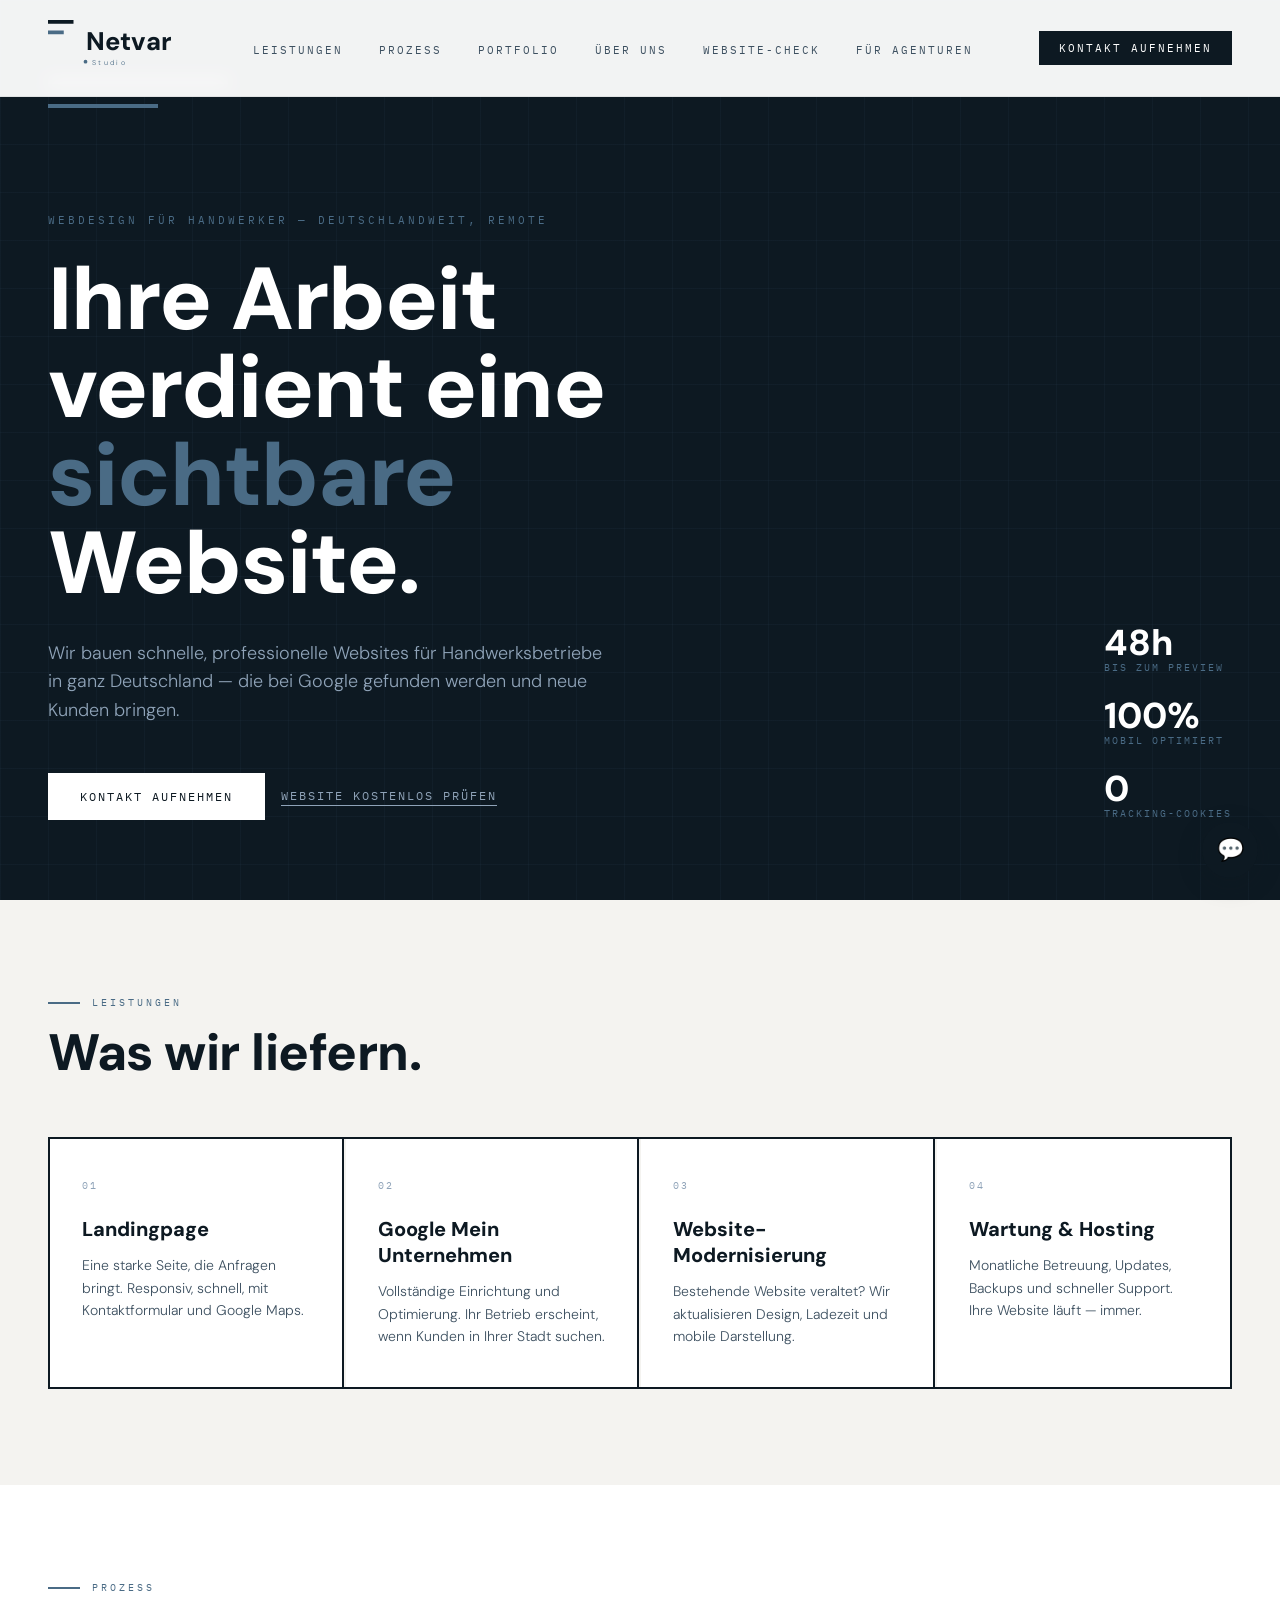
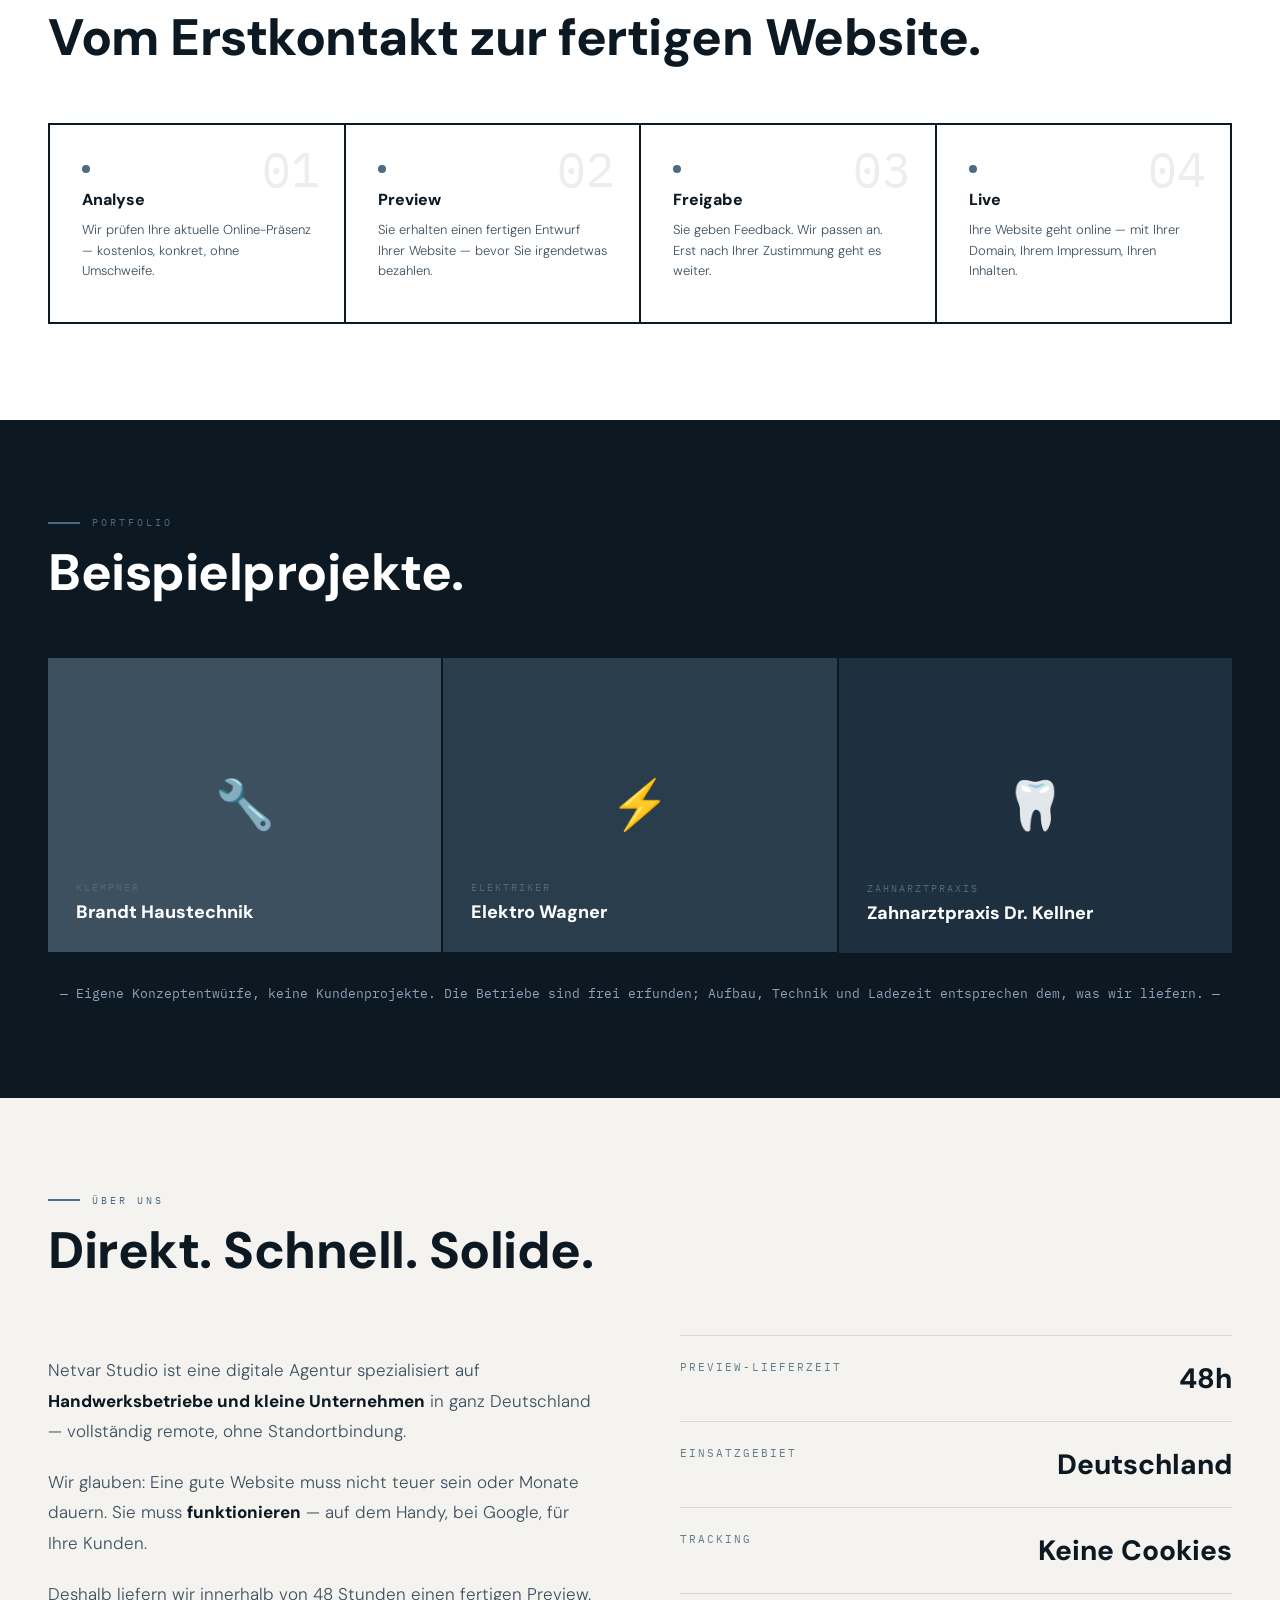
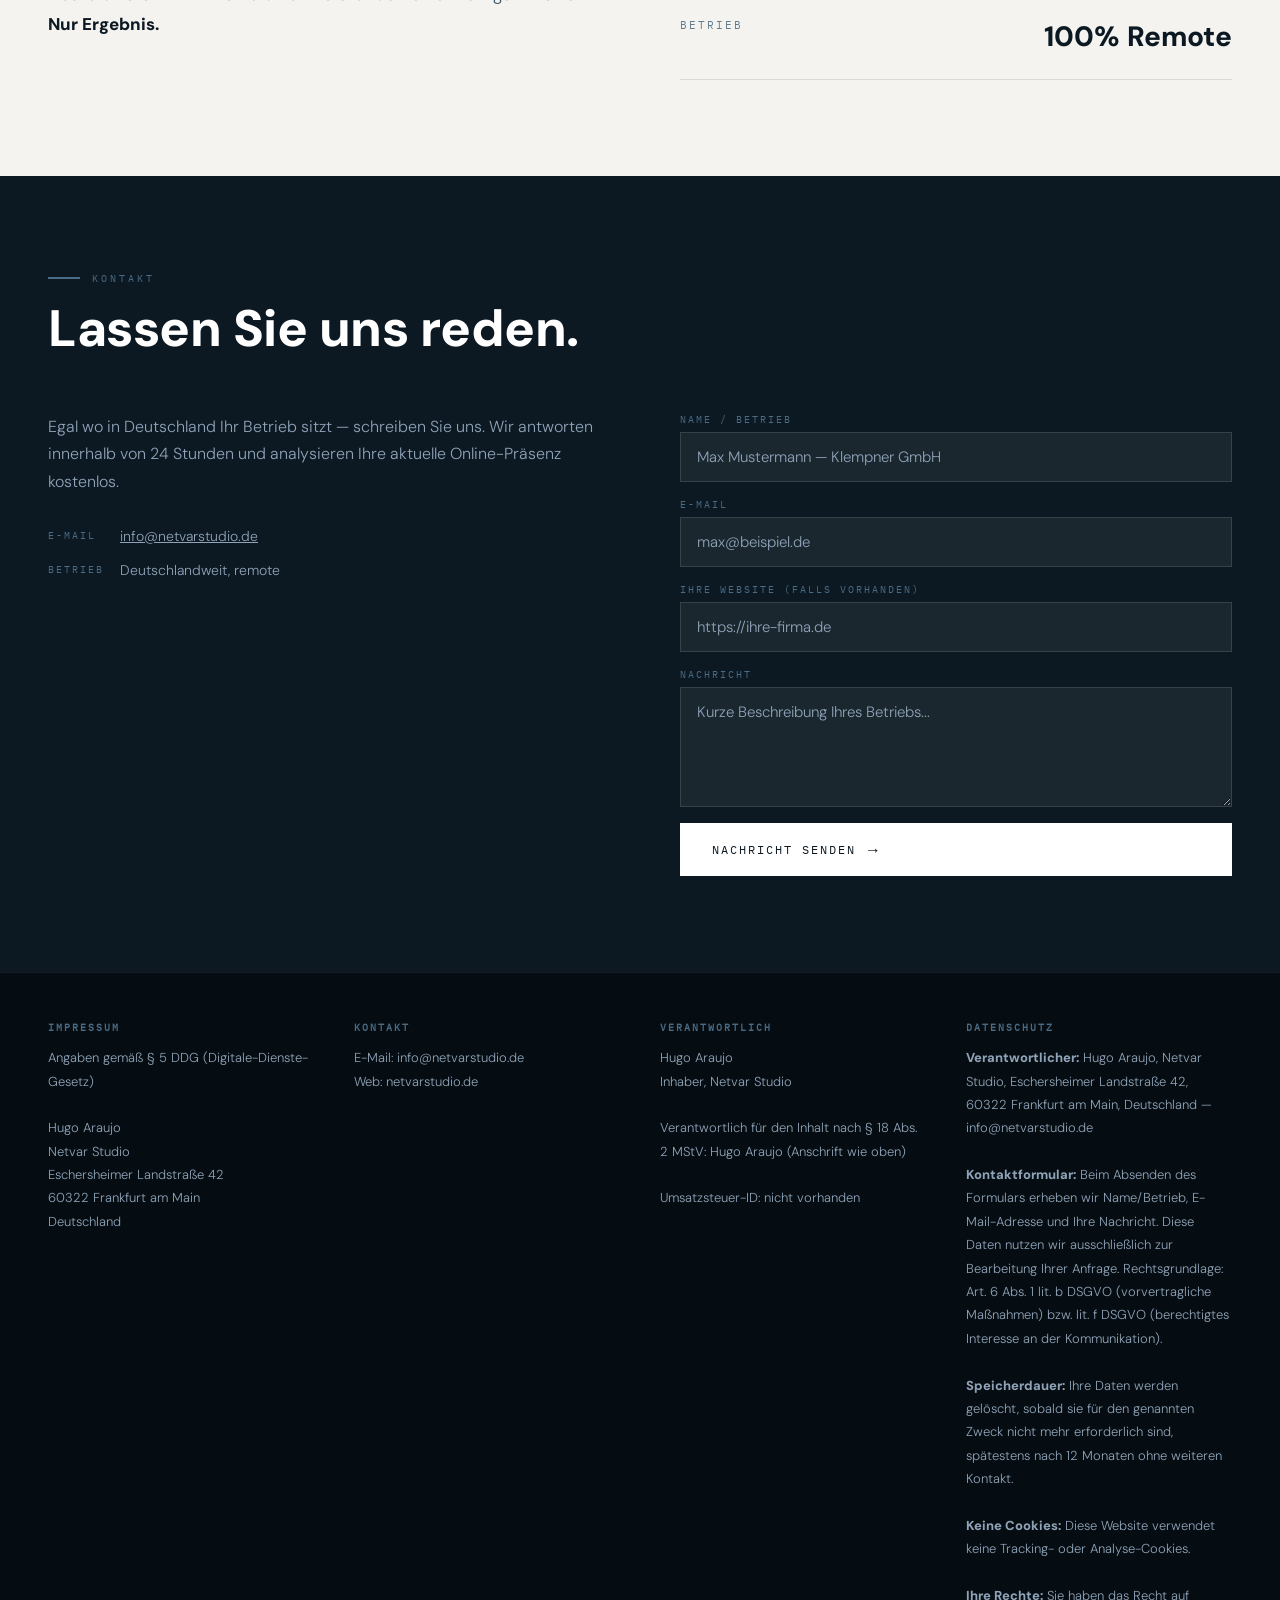
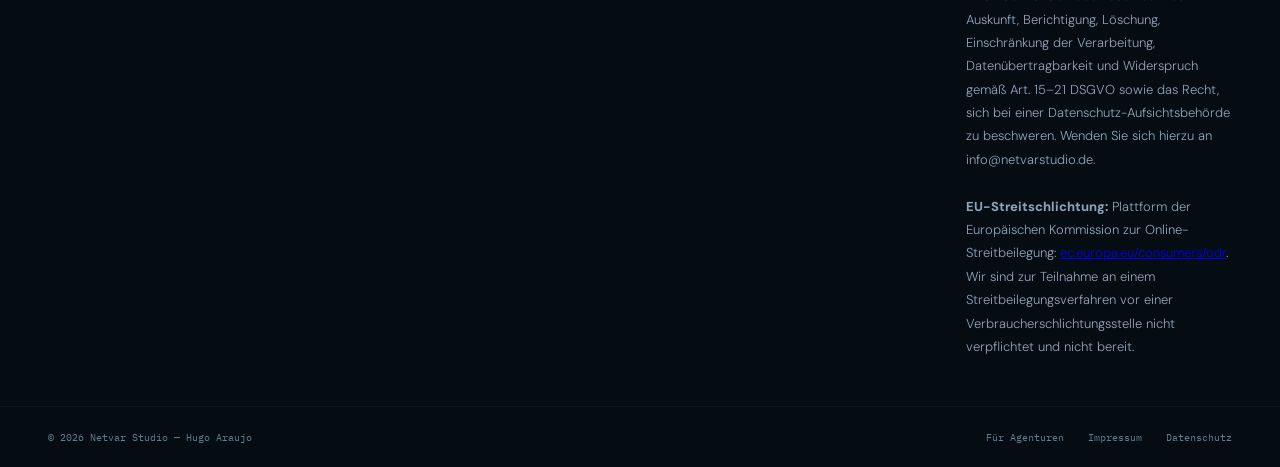
<file: index.html>
<!DOCTYPE html>
<html lang="de">
<head>
<meta charset="UTF-8">
<meta name="viewport" content="width=device-width, initial-scale=1.0">
<title>Netvar Studio — Webdesign für Handwerker</title>
<meta name="description" content="Webdesign für Handwerker in Deutschland: Landingpages, Google Mein Unternehmen und Website-Modernisierung für Klempner, Elektriker und Zahnarztpraxen. Schnell, mobil, mit Kontaktformular.">
<link rel="canonical" href="https://netvarstudio.de/">
<meta property="og:type" content="website">
<meta property="og:title" content="Netvar Studio — Webdesign für Handwerker">
<meta property="og:description" content="Webdesign für Handwerker in Deutschland: Landingpages, Google Mein Unternehmen und Website-Modernisierung. Schnell, mobil, mit Kontaktformular.">
<meta property="og:url" content="https://netvarstudio.de/">
<meta property="og:locale" content="de_DE">
<meta property="og:image" content="https://netvarstudio.de/og-image.jpg">
<meta name="twitter:card" content="summary_large_image">
<meta name="twitter:title" content="Netvar Studio — Webdesign für Handwerker">
<meta name="twitter:description" content="Webdesign für Handwerker in Deutschland: Landingpages, Google Mein Unternehmen und Website-Modernisierung.">
<meta name="twitter:image" content="https://netvarstudio.de/og-image.jpg">
<link rel="icon" href="/favicon.svg" type="image/svg+xml">
<link rel="icon" href="/favicon.ico" sizes="any">
<link rel="apple-touch-icon" href="/apple-touch-icon.png">
<script type="application/ld+json">
{
  "@context": "https://schema.org",
  "@type": "ProfessionalService",
  "name": "Netvar Studio",
  "url": "https://netvarstudio.de",
  "email": "info@netvarstudio.de",
  "description": "Webdesign für Handwerker und kleine Betriebe in Deutschland. Landingpages, Google Mein Unternehmen und Website-Modernisierung — schnell, mobil, DSGVO-konform.",
  "areaServed": {
    "@type": "Country",
    "name": "Germany"
  },
  "serviceType": ["Webdesign", "Landingpage", "Website-Erstellung", "Google Mein Unternehmen"],
  "priceRange": "€€",
  "hasOfferCatalog": {
    "@type": "OfferCatalog",
    "name": "Webdesign-Pakete",
    "itemListElement": [
      {
        "@type": "Offer",
        "name": "Abo-Paket",
        "description": "Landingpage im Monatsabo, monatlich kündbar"
      },
      {
        "@type": "Offer",
        "name": "Einmalig-Paket",
        "description": "Komplette Website ohne Abo"
      }
    ]
  }
}
</script>
<link rel="preload" href="/fonts/DMSans-400-latin.woff2" as="font" type="font/woff2" crossorigin>
<link rel="preload" href="/fonts/DMSans-800-latin.woff2" as="font" type="font/woff2" crossorigin>
<link rel="stylesheet" href="/fonts/fonts.css">
<style>
:root{--primary:#0d1922;--accent:#4a6b85;--mid:#3d5060;--soft:#607d8f;--mist:#8fa3b8;--warm:#f4f3f0;--white:#ffffff;}
*,*::before,*::after{box-sizing:border-box;margin:0;padding:0;}html{scroll-behavior:smooth;}
body{font-family:'DM Sans',Arial,sans-serif;background:var(--white);color:var(--primary);overflow-x:hidden;}
nav{position:fixed;top:0;left:0;right:0;z-index:100;padding:20px 48px;display:flex;align-items:center;justify-content:space-between;background:rgba(255,255,255,0.95);backdrop-filter:blur(8px);border-bottom:1px solid rgba(13,25,34,0.08);}
.nav-links{display:flex;gap:36px;list-style:none;}.nav-links a{font-family:'IBM Plex Mono',monospace;font-size:11px;letter-spacing:2px;text-transform:uppercase;color:var(--mid);text-decoration:none;}
.nav-cta{font-family:'IBM Plex Mono',monospace;font-size:11px;letter-spacing:2px;text-transform:uppercase;background:var(--primary);color:var(--white);padding:10px 20px;text-decoration:none;}
.hero{min-height:100vh;background:var(--primary);display:flex;flex-direction:column;justify-content:flex-end;padding:0 48px 80px;position:relative;overflow:hidden;}
.hero-grid{position:absolute;top:0;left:0;right:0;bottom:0;background-image:linear-gradient(rgba(74,107,133,0.07) 1px,transparent 1px),linear-gradient(90deg,rgba(74,107,133,0.07) 1px,transparent 1px);background-size:48px 48px;}
.hero-bar-1{position:absolute;top:80px;left:48px;width:180px;height:4px;background:var(--white);}
.hero-bar-2{position:absolute;top:104px;left:48px;width:110px;height:4px;background:var(--accent);}
.hero-content{position:relative;z-index:2;max-width:900px;}
.hero-tag{font-family:'IBM Plex Mono',monospace;font-size:11px;letter-spacing:3px;color:var(--accent);text-transform:uppercase;margin-bottom:28px;}
.hero-h1{font-size:clamp(48px,7vw,88px);font-weight:800;line-height:1.0;color:var(--white);margin-bottom:32px;letter-spacing:-1px;}
.hero-h1 em{color:var(--accent);font-style:normal;}
.hero-sub{font-size:18px;font-weight:300;color:var(--mist);line-height:1.6;max-width:560px;margin-bottom:48px;}
.hero-actions{display:flex;gap:16px;align-items:center;}
.btn-primary{font-family:'IBM Plex Mono',monospace;font-size:12px;letter-spacing:2px;text-transform:uppercase;background:var(--white);color:var(--primary);padding:16px 32px;text-decoration:none;display:inline-block;}
.btn-ghost{font-family:'IBM Plex Mono',monospace;font-size:12px;letter-spacing:2px;text-transform:uppercase;color:var(--mist);text-decoration:none;border-bottom:1px solid var(--mist);padding-bottom:2px;}
.hero-stats{position:absolute;right:48px;bottom:80px;display:flex;flex-direction:column;gap:24px;z-index:2;}
.stat-num{font-size:36px;font-weight:800;color:var(--white);line-height:1;}
.stat-label{font-family:'IBM Plex Mono',monospace;font-size:10px;letter-spacing:2px;color:var(--accent);text-transform:uppercase;}
section{padding:96px 48px;}
.section-tag{font-family:'IBM Plex Mono',monospace;font-size:10px;letter-spacing:3px;color:var(--accent);text-transform:uppercase;margin-bottom:16px;display:flex;align-items:center;gap:12px;}
.section-tag::before{content:'';display:block;width:32px;height:2px;background:var(--accent);}
.section-title{font-size:clamp(32px,4vw,52px);font-weight:800;line-height:1.1;color:var(--primary);margin-bottom:56px;letter-spacing:-0.5px;}
.services{background:var(--warm);}
.services-grid{display:grid;grid-template-columns:repeat(auto-fit,minmax(260px,1fr));gap:2px;border:2px solid var(--primary);}
.service-card{background:var(--white);padding:40px 32px;border-right:2px solid var(--primary);}
.service-card:last-child{border-right:none;}
.service-num{font-family:'IBM Plex Mono',monospace;font-size:10px;letter-spacing:2px;color:var(--mist);margin-bottom:24px;}
.service-name{font-size:20px;font-weight:800;color:var(--primary);margin-bottom:12px;}
.service-desc{font-size:14px;font-weight:300;color:var(--mid);line-height:1.6;}
.process{background:var(--white);}
.process-steps{display:grid;grid-template-columns:repeat(auto-fit,minmax(200px,1fr));border-top:2px solid var(--primary);border-left:2px solid var(--primary);}
.process-step{padding:40px 32px;border-right:2px solid var(--primary);border-bottom:2px solid var(--primary);position:relative;}
.step-num{font-family:'IBM Plex Mono',monospace;font-size:48px;font-weight:400;color:rgba(13,25,34,0.08);line-height:1;position:absolute;top:20px;right:24px;}
.step-dot{width:8px;height:8px;border-radius:50%;background:var(--accent);margin-bottom:16px;}
.step-name{font-size:16px;font-weight:800;color:var(--primary);margin-bottom:10px;}
.step-desc{font-size:13px;font-weight:300;color:var(--mid);line-height:1.6;}
.portfolio{background:var(--primary);}
.portfolio .section-tag{color:var(--accent);}.portfolio .section-title{color:var(--white);}
.portfolio-grid{display:grid;grid-template-columns:repeat(auto-fit,minmax(300px,1fr));gap:2px;}
.portfolio-card{background:var(--mid);aspect-ratio:4/3;position:relative;overflow:hidden;display:block;text-decoration:none;color:inherit;cursor:pointer;transition:opacity .2s;}
.portfolio-card:hover{opacity:.85;}
.portfolio-card-inner{width:100%;height:100%;display:flex;flex-direction:column;justify-content:flex-end;padding:28px;background:linear-gradient(to top,rgba(13,25,34,0.9),transparent 60%);}
.portfolio-preview{position:absolute;top:0;left:0;right:0;bottom:0;display:flex;align-items:center;justify-content:center;font-size:48px;}
.portfolio-card:nth-child(2) .portfolio-preview{background:#2a3d4d;}
.portfolio-card:nth-child(3) .portfolio-preview{background:#1e3040;}
.portfolio-category{font-family:'IBM Plex Mono',monospace;font-size:10px;letter-spacing:2px;color:var(--accent);text-transform:uppercase;margin-bottom:6px;position:relative;z-index:2;}
.portfolio-name{font-size:18px;font-weight:800;color:var(--white);position:relative;z-index:2;}
.portfolio-note{font-size:13px;color:var(--mist);margin-top:32px;text-align:center;font-family:'IBM Plex Mono',monospace;}
.about{background:var(--warm);}
.about-inner{display:grid;grid-template-columns:1fr 1fr;gap:80px;align-items:center;}
.about-text p{font-size:17px;font-weight:300;color:var(--mid);line-height:1.8;margin-bottom:20px;}
.about-text strong{color:var(--primary);font-weight:800;}
.fact{padding:24px 0;border-bottom:1px solid rgba(13,25,34,0.12);display:flex;justify-content:space-between;}
.fact:first-child{border-top:1px solid rgba(13,25,34,0.12);}
.fact-label{font-family:'IBM Plex Mono',monospace;font-size:11px;letter-spacing:2px;color:var(--soft);text-transform:uppercase;}
.fact-value{font-size:28px;font-weight:800;color:var(--primary);}
.contact{background:var(--primary);}
.contact .section-tag{color:var(--accent);}.contact .section-title{color:var(--white);}
.contact-inner{display:grid;grid-template-columns:1fr 1fr;gap:80px;align-items:start;}
.contact-text p{font-size:16px;font-weight:300;color:var(--mist);line-height:1.7;margin-bottom:32px;}
.contact-info{display:flex;flex-direction:column;gap:16px;}
.contact-line{display:flex;align-items:center;gap:12px;}
.contact-line-label{font-family:'IBM Plex Mono',monospace;font-size:10px;letter-spacing:2px;color:var(--accent);text-transform:uppercase;width:60px;flex-shrink:0;}
.contact-line-val{font-size:14px;font-weight:300;color:var(--mist);}
.contact-form{display:flex;flex-direction:column;gap:16px;}
.form-group{display:flex;flex-direction:column;gap:6px;}
.form-label{font-family:'IBM Plex Mono',monospace;font-size:10px;letter-spacing:2px;color:var(--accent);text-transform:uppercase;}
.form-input,.form-textarea{background:rgba(255,255,255,0.06);border:1px solid rgba(255,255,255,0.12);color:var(--white);padding:14px 16px;font-family:'DM Sans',sans-serif;font-size:15px;font-weight:300;outline:none;width:100%;}
.form-textarea{resize:vertical;min-height:120px;}
.form-input::placeholder,.form-textarea::placeholder{color:var(--mist);}
.btn-submit{font-family:'IBM Plex Mono',monospace;font-size:12px;letter-spacing:2px;text-transform:uppercase;background:var(--white);color:var(--primary);padding:16px 32px;border:none;cursor:pointer;display:flex;align-items:center;gap:12px;}
.btn-submit::after{content:'→';font-size:16px;}
.impressum{background:#060d12;padding:48px;border-top:1px solid rgba(255,255,255,0.06);}
.impressum-inner{display:grid;grid-template-columns:repeat(auto-fit,minmax(220px,1fr));gap:40px;}
.impressum-block h4{font-family:'IBM Plex Mono',monospace;font-size:10px;letter-spacing:2px;color:var(--accent);text-transform:uppercase;margin-bottom:12px;}
.impressum-block p{font-size:13px;font-weight:300;color:var(--mist);line-height:1.8;}
.footer-bottom{background:#060d12;padding:24px 48px;display:flex;justify-content:space-between;align-items:center;border-top:1px solid rgba(255,255,255,0.04);}
.footer-copy{font-family:'IBM Plex Mono',monospace;font-size:10px;color:var(--soft);}
.footer-links{display:flex;gap:24px;}
.footer-links a{font-family:'IBM Plex Mono',monospace;font-size:10px;color:var(--soft);text-decoration:none;}
@media(max-width:768px){nav{padding:16px 24px;}.nav-links{display:none;}section{padding:64px 24px;}.hero{padding:0 24px 64px;}.hero-stats{display:none;}.about-inner,.contact-inner{grid-template-columns:1fr;gap:40px;}.impressum{padding:40px 24px;}.footer-bottom{padding:20px 24px;flex-direction:column;gap:12px;}}
.form-status{display:none;margin-top:16px;padding:14px 16px;font-size:14px;line-height:1.6;border-left:3px solid var(--accent);background:rgba(255,255,255,0.06);}.form-status.show{display:block;}.form-status.err{border-left-color:#c96;}.form-status a{color:inherit;font-weight:700;}</style>
  <script defer src="https://cloud.umami.is/script.js" data-website-id="8c9e7b6a-d30c-439e-a202-0442e2f24130"></script>
<style id="chatCss">
#nvChatBtn{position:fixed;right:22px;bottom:22px;z-index:9998;width:56px;height:56px;border-radius:50%;border:0;cursor:pointer;background:var(--primary,#0d1922);color:#fff;box-shadow:0 6px 24px rgba(13,25,34,.28);font-size:22px;line-height:1;display:flex;align-items:center;justify-content:center;}
#nvChatBtn:hover{transform:translateY(-2px);}
#nvChat{position:fixed;right:22px;bottom:88px;z-index:9999;width:min(360px,calc(100vw - 32px));height:min(480px,calc(100vh - 130px));background:#fff;border:1px solid rgba(13,25,34,.14);box-shadow:0 18px 48px rgba(13,25,34,.22);display:none;flex-direction:column;overflow:hidden;}
#nvChat.on{display:flex;}
.nv-top{background:var(--primary,#0d1922);color:#fff;padding:14px 16px;font-size:14px;font-weight:700;display:flex;justify-content:space-between;align-items:center;}
.nv-top small{display:block;font-weight:400;opacity:.7;font-size:11px;margin-top:2px;}
.nv-x{background:none;border:0;color:#fff;font-size:20px;cursor:pointer;line-height:1;}
.nv-corpo{flex:1;overflow-y:auto;padding:16px;display:flex;flex-direction:column;gap:10px;background:#f7f8f9;}
.nv-msg{max-width:86%;padding:10px 13px;font-size:14px;line-height:1.55;white-space:pre-wrap;word-break:break-word;}
.nv-eu{align-self:flex-end;background:var(--primary,#0d1922);color:#fff;}
.nv-ele{align-self:flex-start;background:#fff;border:1px solid rgba(13,25,34,.1);color:#16202a;}
.nv-baixo{display:flex;gap:8px;padding:12px;border-top:1px solid rgba(13,25,34,.1);background:#fff;}
.nv-baixo input{flex:1;padding:11px 12px;border:1px solid rgba(13,25,34,.2);font-size:14px;font-family:inherit;}
.nv-baixo button{padding:11px 16px;border:0;background:var(--primary,#0d1922);color:#fff;cursor:pointer;font-size:13px;font-weight:700;}
.nv-baixo button:disabled{opacity:.5;cursor:wait;}
@media(max-width:520px){#nvChat{right:8px;left:8px;width:auto;bottom:80px;}#nvChatBtn{right:14px;bottom:14px;}}
</style>
</head>
<body>
<nav>
  <a href="#"><svg xmlns="http://www.w3.org/2000/svg" viewBox="0 0 184 68" width="138" height="51"><rect x="0" y="0" width="34" height="5" fill="#0d1922"/><rect x="0" y="14" width="21" height="5" fill="#4a6b85"/><text font-family="'DM Sans',Arial,sans-serif" font-weight="800" font-size="34" fill="#0d1922" x="50" y="40" letter-spacing="0.4">Netvar</text><circle cx="50" cy="55.5" r="2.5" fill="#4a6b85"/><text font-family="'DM Sans',Arial,sans-serif" font-weight="300" font-size="9.5" fill="#4a6b85" x="58.5" y="59.5" letter-spacing="3.2">Studio</text></svg></a>
  <ul class="nav-links"><li><a href="#leistungen">Leistungen</a></li><li><a href="#prozess">Prozess</a></li><li><a href="#portfolio">Portfolio</a></li><li><a href="#ueber">Über uns</a></li><li><a href="/check">Website-Check</a></li><li><a href="/white-label-agentur">Für Agenturen</a></li></ul>
  <a href="#kontakt" class="nav-cta">Kontakt aufnehmen</a>
</nav>
<section class="hero" id="hero">
  <div class="hero-grid"></div><div class="hero-bar-1"></div><div class="hero-bar-2"></div>
  <div class="hero-content">
    <p class="hero-tag">Webdesign für Handwerker — deutschlandweit, remote</p>
    <h1 class="hero-h1">Ihre Arbeit<br/>verdient eine<br/><em>sichtbare</em><br/>Website.</h1>
    <p class="hero-sub">Wir bauen schnelle, professionelle Websites für Handwerksbetriebe in ganz Deutschland — die bei Google gefunden werden und neue Kunden bringen.</p>
    <div class="hero-actions"><a href="#kontakt" class="btn-primary">Kontakt aufnehmen</a><a href="/check" class="btn-ghost">Website kostenlos prüfen</a></div>
  </div>
  <div class="hero-stats">
    <div><div class="stat-num">48h</div><div class="stat-label">Bis zum Preview</div></div>
    <div><div class="stat-num">100%</div><div class="stat-label">Mobil optimiert</div></div>
    <div><div class="stat-num">0</div><div class="stat-label">Tracking-Cookies</div></div>
  </div>
</section>
<section class="services" id="leistungen">
  <div class="section-tag">Leistungen</div><h2 class="section-title">Was wir liefern.</h2>
  <div class="services-grid">
    <div class="service-card"><div class="service-num">01</div><div class="service-name">Landingpage</div><div class="service-desc">Eine starke Seite, die Anfragen bringt. Responsiv, schnell, mit Kontaktformular und Google Maps.</div></div>
    <div class="service-card"><div class="service-num">02</div><div class="service-name">Google Mein Unternehmen</div><div class="service-desc">Vollständige Einrichtung und Optimierung. Ihr Betrieb erscheint, wenn Kunden in Ihrer Stadt suchen.</div></div>
    <div class="service-card"><div class="service-num">03</div><div class="service-name">Website-Modernisierung</div><div class="service-desc">Bestehende Website veraltet? Wir aktualisieren Design, Ladezeit und mobile Darstellung.</div></div>
    <div class="service-card"><div class="service-num">04</div><div class="service-name">Wartung & Hosting</div><div class="service-desc">Monatliche Betreuung, Updates, Backups und schneller Support. Ihre Website läuft — immer.</div></div>
  </div>
</section>
<section class="process" id="prozess">
  <div class="section-tag">Prozess</div><h2 class="section-title">Vom Erstkontakt zur fertigen Website.</h2>
  <div class="process-steps">
    <div class="process-step"><div class="step-num">01</div><div class="step-dot"></div><div class="step-name">Analyse</div><div class="step-desc">Wir prüfen Ihre aktuelle Online-Präsenz — kostenlos, konkret, ohne Umschweife.</div></div>
    <div class="process-step"><div class="step-num">02</div><div class="step-dot"></div><div class="step-name">Preview</div><div class="step-desc">Sie erhalten einen fertigen Entwurf Ihrer Website — bevor Sie irgendetwas bezahlen.</div></div>
    <div class="process-step"><div class="step-num">03</div><div class="step-dot"></div><div class="step-name">Freigabe</div><div class="step-desc">Sie geben Feedback. Wir passen an. Erst nach Ihrer Zustimmung geht es weiter.</div></div>
    <div class="process-step"><div class="step-num">04</div><div class="step-dot"></div><div class="step-name">Live</div><div class="step-desc">Ihre Website geht online — mit Ihrer Domain, Ihrem Impressum, Ihren Inhalten.</div></div>
  </div>
</section>
<section class="portfolio" id="portfolio">
  <div class="section-tag">Portfolio</div><h2 class="section-title">Beispielprojekte.</h2>
  <div class="portfolio-grid">
    <a class="portfolio-card" href="https://brandt-haustechnik.vercel.app" target="_blank" rel="noopener"><div class="portfolio-preview" style="background:var(--mid)">🔧</div><div class="portfolio-card-inner"><div class="portfolio-category">Klempner</div><div class="portfolio-name">Brandt Haustechnik</div></div></a>
    <a class="portfolio-card" href="https://elektro-wagner.vercel.app" target="_blank" rel="noopener"><div class="portfolio-preview">⚡</div><div class="portfolio-card-inner"><div class="portfolio-category">Elektriker</div><div class="portfolio-name">Elektro Wagner</div></div></a>
    <a class="portfolio-card" href="https://praxis-dr-kellner.vercel.app" target="_blank" rel="noopener"><div class="portfolio-preview">🦷</div><div class="portfolio-card-inner"><div class="portfolio-category">Zahnarztpraxis</div><div class="portfolio-name">Zahnarztpraxis Dr. Kellner</div></div></a>
  </div>
  <p class="portfolio-note">— Eigene Konzeptentwürfe, keine Kundenprojekte. Die Betriebe sind frei erfunden; Aufbau, Technik und Ladezeit entsprechen dem, was wir liefern. —</p>
</section>
<section class="about" id="ueber">
  <div class="section-tag">Über uns</div><h2 class="section-title">Direkt. Schnell. Solide.</h2>
  <div class="about-inner">
    <div class="about-text">
      <p>Netvar Studio ist eine digitale Agentur spezialisiert auf <strong>Handwerksbetriebe und kleine Unternehmen</strong> in ganz Deutschland — vollständig remote, ohne Standortbindung.</p>
      <p>Wir glauben: Eine gute Website muss nicht teuer sein oder Monate dauern. Sie muss <strong>funktionieren</strong> — auf dem Handy, bei Google, für Ihre Kunden.</p>
      <p>Deshalb liefern wir innerhalb von 48 Stunden einen fertigen Preview. <strong>Nur Ergebnis.</strong></p>
    </div>
    <div>
      <div class="fact"><span class="fact-label">Preview-Lieferzeit</span><span class="fact-value">48h</span></div>
      <div class="fact"><span class="fact-label">Einsatzgebiet</span><span class="fact-value">Deutschland</span></div>
      <div class="fact"><span class="fact-label">Tracking</span><span class="fact-value">Keine Cookies</span></div>
      <div class="fact"><span class="fact-label">Betrieb</span><span class="fact-value">100% Remote</span></div>
    </div>
  </div>
</section>
<section class="contact" id="kontakt">
  <div class="section-tag">Kontakt</div><h2 class="section-title">Lassen Sie uns reden.</h2>
  <div class="contact-inner">
    <div>
      <div class="contact-text"><p>Egal wo in Deutschland Ihr Betrieb sitzt — schreiben Sie uns. Wir antworten innerhalb von 24 Stunden und analysieren Ihre aktuelle Online-Präsenz kostenlos.</p></div>
      <div class="contact-info">
        <div class="contact-line"><span class="contact-line-label">E-Mail</span><a class="contact-line-val" href="mailto:info@netvarstudio.de?subject=Anfrage%20%C3%BCber%20netvarstudio.de">info@netvarstudio.de</a></div>
        
        <div class="contact-line"><span class="contact-line-label">Betrieb</span><span class="contact-line-val">Deutschlandweit, remote</span></div>
      </div>
    </div>
    <form class="contact-form" id="kontaktForm">
      <div class="form-group"><label class="form-label" for="kName">Name / Betrieb</label><input id="kName" name="name" type="text" class="form-input" required autocomplete="organization" placeholder="Max Mustermann — Klempner GmbH"></div>
      <div class="form-group"><label class="form-label" for="kMail">E-Mail</label><input id="kMail" name="email" type="email" class="form-input" required autocomplete="email" placeholder="max@beispiel.de"></div>
      <div class="form-group"><label class="form-label" for="kSite">Ihre Website (falls vorhanden)</label><input id="kSite" name="website" type="url" class="form-input" placeholder="https://ihre-firma.de"></div>
      <div class="form-group"><label class="form-label" for="kMsg">Nachricht</label><textarea id="kMsg" name="message" class="form-textarea" placeholder="Kurze Beschreibung Ihres Betriebs..."></textarea></div>
      <button type="submit" class="btn-submit" id="kSubmit">Nachricht senden</button>
      <div id="kStatus" class="form-status"></div>
    </form>
    </div>
  </div>
</section>
<footer>
  <div class="impressum">
    <div class="impressum-inner">
      <div class="impressum-block" id="impressum"><h4>Impressum</h4><p>Angaben gemäß § 5 DDG (Digitale-Dienste-Gesetz)<br/><br/>Hugo Araujo<br/>Netvar Studio<br/>Eschersheimer Landstraße 42<br/>60322 Frankfurt am Main<br/>Deutschland</p></div>
      <div class="impressum-block"><h4>Kontakt</h4><p>E-Mail: info@netvarstudio.de<br/>Web: netvarstudio.de</p></div>
      <div class="impressum-block"><h4>Verantwortlich</h4><p>Hugo Araujo<br/>Inhaber, Netvar Studio<br/><br/>Verantwortlich für den Inhalt nach § 18 Abs. 2 MStV: Hugo Araujo (Anschrift wie oben)<br/><br/>Umsatzsteuer-ID: nicht vorhanden</p></div>
      <div class="impressum-block" id="datenschutz"><h4>Datenschutz</h4><p><strong>Verantwortlicher:</strong> Hugo Araujo, Netvar Studio, Eschersheimer Landstraße 42, 60322 Frankfurt am Main, Deutschland — info@netvarstudio.de<br/><br/><strong>Kontaktformular:</strong> Beim Absenden des Formulars erheben wir Name/Betrieb, E-Mail-Adresse und Ihre Nachricht. Diese Daten nutzen wir ausschließlich zur Bearbeitung Ihrer Anfrage. Rechtsgrundlage: Art. 6 Abs. 1 lit. b DSGVO (vorvertragliche Maßnahmen) bzw. lit. f DSGVO (berechtigtes Interesse an der Kommunikation).<br/><br/><strong>Speicherdauer:</strong> Ihre Daten werden gelöscht, sobald sie für den genannten Zweck nicht mehr erforderlich sind, spätestens nach 12 Monaten ohne weiteren Kontakt.<br/><br/><strong>Keine Cookies:</strong> Diese Website verwendet keine Tracking- oder Analyse-Cookies.<br/><br/><strong>Ihre Rechte:</strong> Sie haben das Recht auf Auskunft, Berichtigung, Löschung, Einschränkung der Verarbeitung, Datenübertragbarkeit und Widerspruch gemäß Art. 15–21 DSGVO sowie das Recht, sich bei einer Datenschutz-Aufsichtsbehörde zu beschweren. Wenden Sie sich hierzu an info@netvarstudio.de.<br/><br/><strong>EU-Streitschlichtung:</strong> Plattform der Europäischen Kommission zur Online-Streitbeilegung: <a href="https://ec.europa.eu/consumers/odr/" target="_blank" rel="noopener">ec.europa.eu/consumers/odr</a>. Wir sind zur Teilnahme an einem Streitbeilegungsverfahren vor einer Verbraucherschlichtungsstelle nicht verpflichtet und nicht bereit.</p></div>
    </div>
  </div>
  <div class="footer-bottom">
    <span class="footer-copy">© 2026 Netvar Studio — Hugo Araujo</span>
    <div class="footer-links"><a href="/white-label-agentur">Für Agenturen</a><a href="#impressum">Impressum</a><a href="#datenschutz">Datenschutz</a></div>
  </div>
</footer>
<script>
(function(){
  // O formulario antes nao enviava nada: sem <form>, sem action, sem fetch.
  // Quem preenchia perdia a mensagem sem saber. Agora vai para o WF6 no n8n.
  var API = 'https://n8n-f3xi.sliplane.app/webhook/netvar-kontakt';
  var MAIL = 'info@netvarstudio.de';
  var form = document.getElementById('kontaktForm');
  if (!form) return;
  var btn = document.getElementById('kSubmit');
  var box = document.getElementById('kStatus');

  function avisa(txt, erro){
    box.className = 'form-status show' + (erro ? ' err' : '');
    box.innerHTML = txt;
  }

  form.addEventListener('submit', function(e){
    e.preventDefault();
    btn.disabled = true;
    btn.textContent = 'Wird gesendet…';
    var dados = {
      name: document.getElementById('kName').value.trim(),
      email: document.getElementById('kMail').value.trim(),
      website: document.getElementById('kSite').value.trim(),
      message: document.getElementById('kMsg').value.trim(),
      source: 'home'
    };

    // Rede de seguranca: se o envio falhar, o visitante nao pode ficar sem
    // caminho. Abre o cliente de email com tudo ja preenchido.
    function fallback(){
      var corpo = encodeURIComponent(
        'Name: ' + dados.name + '\n' +
        (dados.website ? 'Website: ' + dados.website + '\n' : '') + '\n' +
        dados.message);
      avisa('Das Formular konnte gerade nicht senden. ' +
            '<a href="mailto:' + MAIL + '?subject=Anfrage&body=' + corpo + '">' +
            'Anfrage per E-Mail öffnen</a> — Ihre Eingaben sind bereits enthalten.', true);
      btn.disabled = false;
      btn.textContent = 'Nachricht senden';
    }

    fetch(API, { method: 'POST', headers: {'Content-Type':'application/json'},
                 body: JSON.stringify(dados) })
      .then(function(r){
        if (!r.ok) throw new Error('http ' + r.status);
        return r.json().catch(function(){ return { ok: true }; });
      })
      .then(function(j){
        if (j && j.ok === false) throw new Error('servidor');
        avisa('Vielen Dank, ' + dados.name.split(' ')[0] +
              '. Ihre Nachricht ist angekommen — wir melden uns innerhalb von 24 Stunden.');
        form.reset();
        btn.textContent = 'Gesendet';
      })
      .catch(fallback);
  });
})();
</script>
<button id="nvChatBtn" aria-label="Chat öffnen">&#128172;</button>
<div id="nvChat" role="dialog" aria-label="Chat mit Netvar Studio">
  <div class="nv-top"><div>Netvar Studio<small>Digitaler Assistent — antwortet sofort</small></div><button class="nv-x" id="nvX" aria-label="Schließen">&times;</button></div>
  <div class="nv-corpo" id="nvCorpo"></div>
  <div class="nv-baixo"><input id="nvIn" type="text" placeholder="Ihre Frage…" autocomplete="off" maxlength="1000"><button id="nvGo">Senden</button></div>
</div>
<script>
(function(){
  // O widget nasce fechado: nao rouba atencao de quem esta lendo, e nao gasta
  // token de quem nunca abriu.
  var API = 'https://netvar-mockup.hugoluiz449.workers.dev/chat';
  var MAIL = 'info@netvarstudio.de';
  var btn = document.getElementById('nvChatBtn'), cx = document.getElementById('nvChat');
  var corpo = document.getElementById('nvCorpo'), inp = document.getElementById('nvIn');
  var go = document.getElementById('nvGo'), x = document.getElementById('nvX');
  var historico = [], aberto = false;

  function poe(texto, meu){
    var d = document.createElement('div');
    d.className = 'nv-msg ' + (meu ? 'nv-eu' : 'nv-ele');
    d.textContent = texto;
    corpo.appendChild(d);
    corpo.scrollTop = corpo.scrollHeight;
    return d;
  }

  function abre(){
    cx.classList.add('on');
    if (!aberto){
      aberto = true;
      // Diz o que e logo de cara. Fingir ser humano seria desonesto.
      poe('Guten Tag! Ich bin der digitale Assistent von Netvar Studio. Fragen Sie mich zu Paketen, Preisen oder Ablauf — oder schildern Sie kurz, was Sie brauchen.', false);
    }
    inp.focus();
  }

  btn.addEventListener('click', function(){ cx.classList.contains('on') ? cx.classList.remove('on') : abre(); });
  x.addEventListener('click', function(){ cx.classList.remove('on'); });

  function semCaminho(){
    // Nunca mostrar erro tecnico ao visitante: mostrar o caminho que funciona.
    poe('Der Assistent ist gerade nicht erreichbar. Schreiben Sie uns bitte direkt an ' + MAIL + ' — wir antworten innerhalb von 24 Stunden.', false);
  }

  function envia(){
    var t = inp.value.trim();
    if (!t) return;
    poe(t, true);
    historico.push({ role: 'user', content: t });
    inp.value = '';
    go.disabled = true;
    var esperando = poe('…', false);

    fetch(API, { method:'POST', headers:{'Content-Type':'application/json'},
                 body: JSON.stringify({ mensagem: t, historico: historico.slice(0,-1) }) })
      .then(function(r){ if(!r.ok) throw new Error(r.status); return r.json(); })
      .then(function(j){
        esperando.remove();
        var resp = (j && j.resposta) || '';
        if (!resp) { semCaminho(); return; }
        poe(resp, false);
        historico.push({ role:'assistant', content: resp });
      })
      .catch(function(){ esperando.remove(); semCaminho(); })
      .then(function(){ go.disabled = false; inp.focus(); });
  }

  go.addEventListener('click', envia);
  inp.addEventListener('keydown', function(e){ if (e.key === 'Enter') envia(); });
})();
</script>
</body>
</html>
</file>
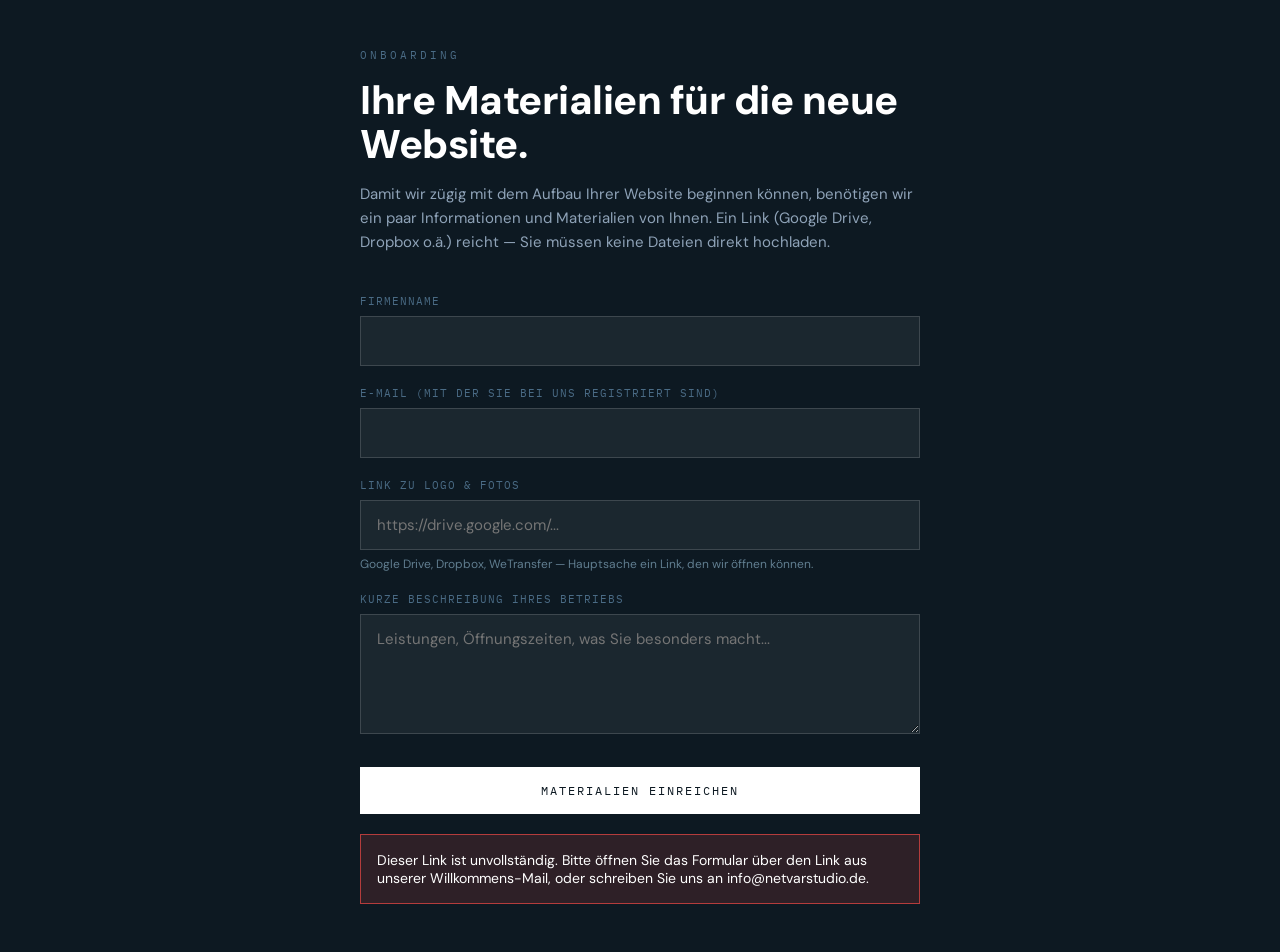
<file: assets.html>
<!DOCTYPE html>
<html lang="de">
<head>
<meta charset="UTF-8">
<meta name="viewport" content="width=device-width, initial-scale=1.0">
<meta name="robots" content="noindex, nofollow">
<title>Materialien einreichen — Netvar Studio</title>
<link rel="preload" href="/fonts/DMSans-400-latin.woff2" as="font" type="font/woff2" crossorigin>
<link rel="preload" href="/fonts/DMSans-800-latin.woff2" as="font" type="font/woff2" crossorigin>
<link rel="stylesheet" href="/fonts/fonts.css">
<style>
:root{--primary:#0d1922;--accent:#4a6b85;--mid:#3d5060;--soft:#607d8f;--mist:#8fa3b8;--warm:#f4f3f0;--white:#ffffff;}
*,*::before,*::after{box-sizing:border-box;margin:0;padding:0;}
body{font-family:'DM Sans',Arial,sans-serif;background:var(--primary);color:var(--white);min-height:100vh;display:flex;align-items:center;justify-content:center;padding:48px 20px;}
.card{max-width:560px;width:100%;}
.tag{font-family:'IBM Plex Mono',monospace;font-size:11px;letter-spacing:3px;color:var(--accent);text-transform:uppercase;margin-bottom:16px;}
h1{font-size:clamp(28px,5vw,40px);font-weight:800;line-height:1.1;margin-bottom:16px;letter-spacing:-0.5px;}
.intro{color:var(--mist);font-size:15px;line-height:1.6;margin-bottom:40px;}
.form-group{margin-bottom:20px;}
.form-label{display:block;font-family:'IBM Plex Mono',monospace;font-size:11px;letter-spacing:1px;text-transform:uppercase;color:var(--accent);margin-bottom:8px;}
.form-input,.form-textarea{width:100%;background:rgba(255,255,255,0.06);border:1px solid rgba(255,255,255,0.15);color:var(--white);padding:14px 16px;font-family:'DM Sans',sans-serif;font-size:15px;}
.form-textarea{min-height:120px;resize:vertical;}
.form-input:focus,.form-textarea:focus{outline:none;border-color:var(--accent);}
.form-hint{font-size:12px;color:var(--soft);margin-top:6px;}
.btn-submit{width:100%;font-family:'IBM Plex Mono',monospace;font-size:12px;letter-spacing:2px;text-transform:uppercase;background:var(--white);color:var(--primary);padding:16px 32px;border:none;cursor:pointer;margin-top:8px;}
.btn-submit:disabled{opacity:0.6;cursor:not-allowed;}
.msg{margin-top:20px;padding:16px;font-size:14px;display:none;}
.msg.success{background:rgba(74,107,133,0.2);border:1px solid var(--accent);display:block;}
.msg.error{background:rgba(180,60,60,0.2);border:1px solid #b43c3c;display:block;}
</style>
  <script defer src="https://cloud.umami.is/script.js" data-website-id="8c9e7b6a-d30c-439e-a202-0442e2f24130"></script>
</head>
<body>
<div class="card">
  <div class="tag">Onboarding</div>
  <h1>Ihre Materialien für die neue Website.</h1>
  <p class="intro">Damit wir zügig mit dem Aufbau Ihrer Website beginnen können, benötigen wir ein paar Informationen und Materialien von Ihnen. Ein Link (Google Drive, Dropbox o.ä.) reicht — Sie müssen keine Dateien direkt hochladen.</p>

  <form id="assetsForm">
    <div class="form-group">
      <label class="form-label">Firmenname</label>
      <input type="text" class="form-input" name="firmenname" required>
    </div>
    <div class="form-group">
      <label class="form-label">E-Mail (mit der Sie bei uns registriert sind)</label>
      <input type="email" class="form-input" name="email" required>
    </div>
    <div class="form-group">
      <label class="form-label">Link zu Logo &amp; Fotos</label>
      <input type="url" class="form-input" name="mediaLink" placeholder="https://drive.google.com/..." required>
      <div class="form-hint">Google Drive, Dropbox, WeTransfer — Hauptsache ein Link, den wir öffnen können.</div>
    </div>
    <div class="form-group">
      <label class="form-label">Kurze Beschreibung Ihres Betriebs</label>
      <textarea class="form-textarea" name="beschreibung" placeholder="Leistungen, Öffnungszeiten, was Sie besonders macht..." required></textarea>
    </div>
    <button type="submit" class="btn-submit">Materialien einreichen</button>
  </form>
  <div class="msg" id="msg"></div>
</div>

<script>
const form = document.getElementById('assetsForm');
const msg = document.getElementById('msg');

// Der Link aus der Willkommens-Mail bringt E-Mail und Token mit: ?e=...&t=...
// Ohne Token weist der Server die Einreichung ab, denn die E-Mail allein
// identifiziert niemanden.
const params = new URLSearchParams(location.search);
const token = params.get('t') || '';
const mail = params.get('e') || '';
if (mail) {
  const campo = form.querySelector('input[name="email"]');
  campo.value = mail;
  campo.readOnly = true;
}
if (!token) {
  msg.className = 'msg error';
  msg.textContent = 'Dieser Link ist unvollständig. Bitte öffnen Sie das Formular über den Link aus unserer Willkommens-Mail, oder schreiben Sie uns an info@netvarstudio.de.';
}

form.addEventListener('submit', async (e) => {
  e.preventDefault();
  const btn = form.querySelector('button');
  btn.disabled = true;
  btn.textContent = 'Wird gesendet...';
  msg.className = 'msg';
  const data = Object.fromEntries(new FormData(form));
  data.token = token;
  try {
    const res = await fetch('https://n8n-f3xi.sliplane.app/webhook/netvar-assets', {
      method: 'POST',
      headers: { 'Content-Type': 'application/json' },
      body: JSON.stringify(data)
    });
    if (!res.ok) throw new Error('Fehler beim Senden');
    msg.className = 'msg success';
    msg.textContent = 'Vielen Dank! Wir haben Ihre Materialien erhalten und melden uns in Kürze.';
    form.reset();
    form.style.display = 'none';
  } catch (err) {
    msg.className = 'msg error';
    msg.textContent = 'Es gab ein Problem beim Senden. Bitte versuchen Sie es erneut oder schreiben Sie uns direkt an info@netvarstudio.de.';
    btn.disabled = false;
    btn.textContent = 'Materialien einreichen';
  }
});
</script>
</body>
</html>
</file>
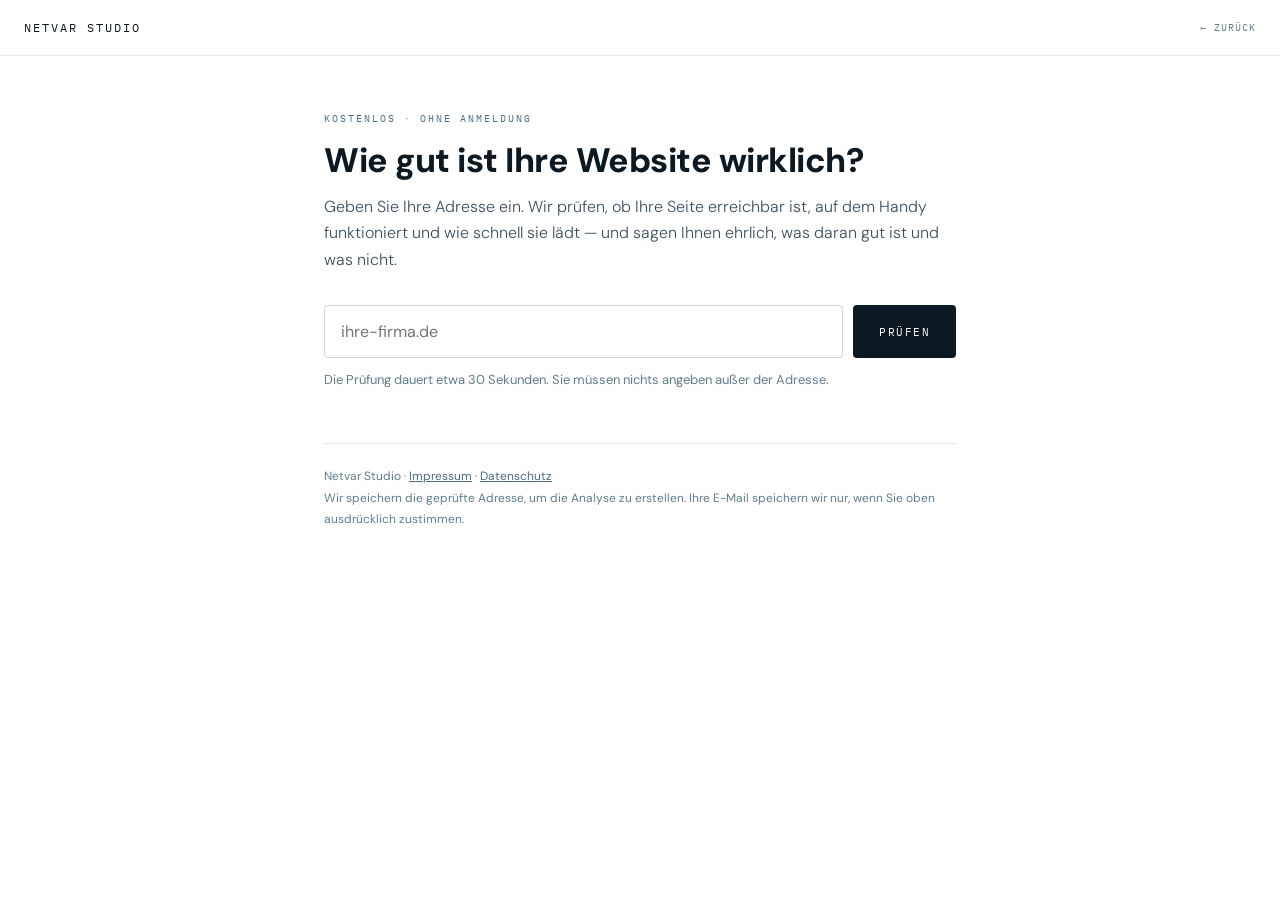
<file: check.html>
<!DOCTYPE html>
<html lang="de">
<head>
<meta charset="UTF-8">
<meta name="viewport" content="width=device-width, initial-scale=1.0">
<title>Website-Check — Netvar Studio</title>
<meta name="description" content="Kostenloser Website-Check für Handwerksbetriebe und kleine Unternehmen: Ladegeschwindigkeit, Handy-Tauglichkeit und Erreichbarkeit Ihrer Website in einer Minute geprüft.">
<link rel="canonical" href="https://netvarstudio.de/check.html">
<meta property="og:type" content="website">
<meta property="og:title" content="Kostenloser Website-Check — Netvar Studio">
<meta property="og:description" content="Prüfen Sie in einer Minute, wie Ihre Website auf dem Handy abschneidet. Ohne Anmeldung.">
<meta property="og:url" content="https://netvarstudio.de/check.html">
<meta property="og:locale" content="de_DE">
<meta property="og:image" content="https://netvarstudio.de/og-image.jpg">
<meta name="twitter:card" content="summary_large_image">
<meta name="twitter:title" content="Kostenloser Website-Check — Netvar Studio">
<meta name="twitter:description" content="Prüfen Sie in einer Minute, wie Ihre Website auf dem Handy abschneidet. Ohne Anmeldung.">
<meta name="twitter:image" content="https://netvarstudio.de/og-image.jpg">
<link rel="preload" href="/fonts/DMSans-400-latin.woff2" as="font" type="font/woff2" crossorigin>
<link rel="preload" href="/fonts/DMSans-800-latin.woff2" as="font" type="font/woff2" crossorigin>
<link rel="stylesheet" href="/fonts/fonts.css">
<style>
:root{--primary:#0d1922;--accent:#4a6b85;--mid:#3d5060;--soft:#607d8f;--mist:#8fa3b8;--warm:#f4f3f0;--white:#ffffff;--ok:#2e7d5b;--bad:#b4472f;}
*,*::before,*::after{box-sizing:border-box;margin:0;padding:0;}
body{font-family:'DM Sans',Arial,sans-serif;background:var(--white);color:var(--primary);-webkit-font-smoothing:antialiased;}
a{color:var(--accent);}
.top{padding:20px 24px;border-bottom:1px solid rgba(13,25,34,0.08);display:flex;justify-content:space-between;align-items:center;}
.logo{font-family:'IBM Plex Mono',monospace;font-size:12px;letter-spacing:2px;text-decoration:none;color:var(--primary);}
.top a.back{font-family:'IBM Plex Mono',monospace;font-size:10px;letter-spacing:1px;color:var(--soft);text-decoration:none;}
.wrap{max-width:680px;margin:0 auto;padding:56px 24px 80px;}
.kicker{font-family:'IBM Plex Mono',monospace;font-size:10px;letter-spacing:2px;color:var(--accent);text-transform:uppercase;margin-bottom:16px;}
h1{font-size:34px;font-weight:800;line-height:1.15;letter-spacing:-0.5px;margin-bottom:14px;}
.sub{font-size:16px;font-weight:300;color:var(--mid);line-height:1.65;margin-bottom:32px;}
form{display:flex;gap:10px;flex-wrap:wrap;}
input[type=url],input[type=email]{flex:1;min-width:220px;padding:15px 16px;font-family:'DM Sans',sans-serif;font-size:16px;border:1px solid rgba(13,25,34,0.18);border-radius:4px;background:var(--white);color:var(--primary);}
input:focus{outline:none;border-color:var(--accent);}
button{padding:15px 26px;font-family:'IBM Plex Mono',monospace;font-size:11px;letter-spacing:1.5px;text-transform:uppercase;background:var(--primary);color:var(--white);border:0;border-radius:4px;cursor:pointer;}
button:disabled{opacity:.45;cursor:default;}
.hint{font-size:13px;color:var(--soft);margin-top:12px;line-height:1.6;}
.status{margin-top:28px;padding:18px 20px;border-radius:4px;background:var(--warm);font-size:15px;color:var(--mid);line-height:1.6;display:none;}
.status.show{display:block;}
.err{background:#fbecea;color:var(--bad);}
.spin{display:inline-block;width:11px;height:11px;border:2px solid rgba(13,25,34,.18);border-top-color:var(--accent);border-radius:50%;animation:sp .8s linear infinite;margin-right:9px;vertical-align:-1px;}
@keyframes sp{to{transform:rotate(360deg)}}
#result{display:none;margin-top:40px;}
#result.show{display:block;}
.verdict{padding:22px;border-radius:4px;background:var(--primary);color:var(--white);margin-bottom:26px;}
.verdict .cat{font-family:'IBM Plex Mono',monospace;font-size:10px;letter-spacing:2px;color:var(--mist);text-transform:uppercase;}
.verdict .site{font-size:19px;font-weight:800;margin:8px 0 12px;word-break:break-all;}
.verdict p{font-size:15px;font-weight:300;line-height:1.7;color:#dbe4ec;}
.row{display:flex;justify-content:space-between;align-items:center;gap:14px;padding:15px 0;border-bottom:1px solid rgba(13,25,34,0.1);}
.row .lbl{font-size:15px;}
.row .val{font-family:'IBM Plex Mono',monospace;font-size:12px;color:var(--soft);text-align:right;}
.mark{display:inline-block;width:19px;height:19px;border-radius:50%;margin-right:11px;vertical-align:-4px;position:relative;flex:none;}
.mark.y{background:rgba(46,125,91,.13);}
.mark.n{background:rgba(180,71,47,.13);}
.mark::after{content:'';position:absolute;inset:0;display:block;background-repeat:no-repeat;background-position:center;}
.mark.y::after{background-image:url("data:image/svg+xml,%3Csvg xmlns='http://www.w3.org/2000/svg' width='11' height='11' viewBox='0 0 12 12'%3E%3Cpath d='M2 6.4l2.6 2.6L10 3.6' stroke='%232e7d5b' stroke-width='2' fill='none' stroke-linecap='round' stroke-linejoin='round'/%3E%3C/svg%3E");}
.mark.n::after{background-image:url("data:image/svg+xml,%3Csvg xmlns='http://www.w3.org/2000/svg' width='11' height='11' viewBox='0 0 12 12'%3E%3Cpath d='M3 3l6 6M9 3l-6 6' stroke='%23b4472f' stroke-width='2' fill='none' stroke-linecap='round'/%3E%3C/svg%3E");}
.offer{margin-top:34px;padding:24px;border:1px solid rgba(13,25,34,0.14);border-radius:4px;}
.offer h2{font-size:19px;font-weight:800;margin-bottom:8px;}
.offer p{font-size:14px;font-weight:300;color:var(--mid);line-height:1.65;margin-bottom:18px;}
.consent{display:flex;gap:11px;align-items:flex-start;margin:16px 0 18px;}
.consent input{margin-top:3px;width:17px;height:17px;flex:none;}
.consent label{font-size:13px;color:var(--mid);line-height:1.6;}
.foot{margin-top:52px;padding-top:22px;border-top:1px solid rgba(13,25,34,0.1);font-size:12px;color:var(--soft);line-height:1.8;}
@media(max-width:600px){.wrap{padding:36px 20px 64px;}h1{font-size:27px;}button{width:100%;}input[type=url],input[type=email]{min-width:100%;}}
</style>
  <script defer src="https://cloud.umami.is/script.js" data-website-id="8c9e7b6a-d30c-439e-a202-0442e2f24130"></script>
</head>
<body>

<div class="top">
  <a class="logo" href="/">NETVAR STUDIO</a>
  <a class="back" href="/">← ZURÜCK</a>
</div>

<div class="wrap">
  <div class="kicker">Kostenlos · ohne Anmeldung</div>
  <h1>Wie gut ist Ihre Website wirklich?</h1>
  <p class="sub">Geben Sie Ihre Adresse ein. Wir prüfen, ob Ihre Seite erreichbar ist, auf dem Handy funktioniert und wie schnell sie lädt — und sagen Ihnen ehrlich, was daran gut ist und was nicht.</p>

  <form id="f">
    <input type="url" id="url" placeholder="ihre-firma.de" required autocomplete="url" inputmode="url">
    <button type="submit" id="go">Prüfen</button>
  </form>
  <p class="hint">Die Prüfung dauert etwa 30 Sekunden. Sie müssen nichts angeben außer der Adresse.</p>

  <div class="status" id="status"></div>

  <div id="result">
    <div class="verdict">
      <div class="cat" id="cat"></div>
      <div class="site" id="site"></div>
      <p id="laudo"></p>
    </div>
    <div id="rows"></div>

    <div class="offer">
      <h2>Sollen wir uns das genauer ansehen?</h2>
      <p>Wenn Sie möchten, schauen wir uns Ihre Seite in Ruhe an und schicken Ihnen konkrete Vorschläge — was zuerst, was das bringt, was es kostet. Unverbindlich, und kein Anruf ohne Ihr Einverständnis.</p>
      <form id="f2">
        <input type="email" id="email" placeholder="ihre@email.de" required autocomplete="email">
        <div class="consent">
          <input type="checkbox" id="consent" required>
          <label for="consent">Ja, Netvar Studio darf mich zu dieser Website-Analyse per E-Mail kontaktieren. Ich kann das jederzeit formlos widerrufen. Hinweise zum Datenschutz finden Sie <a href="/#datenschutz" target="_blank" rel="noopener">hier</a>.</label>
        </div>
        <button type="submit" id="go2">Vorschläge anfordern</button>
      </form>
      <div class="status" id="status2"></div>
    </div>
  </div>

  <div class="foot">
    Netvar Studio · <a href="/#impressum">Impressum</a> · <a href="/#datenschutz">Datenschutz</a><br>
    Wir speichern die geprüfte Adresse, um die Analyse zu erstellen. Ihre E-Mail speichern wir nur, wenn Sie oben ausdrücklich zustimmen.
  </div>
</div>

<script>
var API = 'https://n8n-f3xi.sliplane.app/webhook/auditoria';
var ultimo = null;

function $(id){ return document.getElementById(id); }
function msg(el, texto, erro){
  el.className = 'status show' + (erro ? ' err' : '');
  el.innerHTML = texto;
}

$('f').addEventListener('submit', function(e){
  e.preventDefault();
  var url = $('url').value.trim();
  if (!url) return;
  ultimo = url;
  $('go').disabled = true;
  $('result').className = '';
  msg($('status'), '<span class="spin"></span>Ihre Seite wird geprüft. Das dauert etwa 30 Sekunden — bitte lassen Sie das Fenster offen.', false);

  fetch(API, {
    method: 'POST',
    headers: { 'Content-Type': 'application/json' },
    body: JSON.stringify({ url: url })
  })
  .then(function(r){ return r.json().then(function(j){ return { ok: r.ok, j: j }; }); })
  .then(function(res){
    $('go').disabled = false;
    if (!res.ok || !res.j.ok) {
      msg($('status'), res.j.erro || 'Die Prüfung hat nicht geklappt. Bitte versuchen Sie es noch einmal.', true);
      return;
    }
    $('status').className = 'status';
    mostra(res.j);
  })
  .catch(function(){
    $('go').disabled = false;
    msg($('status'), 'Die Prüfung hat nicht geklappt. Bitte versuchen Sie es in ein paar Minuten noch einmal.', true);
  });
});

function mostra(d){
  var nomes = { 'Sem Site': 'Keine Website gefunden', 'Zumbi': 'Handlungsbedarf', 'Lento': 'Handlungsbedarf', 'Saudavel': 'Solide' };
  $('cat').textContent = nomes[d.categoria] || d.categoria;
  $('site').textContent = d.url;
  $('laudo').textContent = d.relatorio || '';

  var html = '';
  (d.itens || []).forEach(function(i){
    html += '<div class="row"><div class="lbl"><span class="mark ' + (i.ok ? 'y' : 'n') + '"></span>' + esc(i.label) + '</div>'
          + '<div class="val">' + esc(i.valor) + '</div></div>';
  });
  $('rows').innerHTML = html;
  $('result').className = 'show';
  $('result').scrollIntoView({ behavior: 'smooth', block: 'start' });
}

function esc(s){
  return String(s == null ? '' : s).replace(/[&<>"']/g, function(c){
    return { '&':'&amp;','<':'&lt;','>':'&gt;','"':'&quot;',"'":'&#39;' }[c];
  });
}

$('f2').addEventListener('submit', function(e){
  e.preventDefault();
  if (!$('consent').checked) return;
  $('go2').disabled = true;
  msg($('status2'), '<span class="spin"></span>Wird gesendet…', false);

  fetch(API, {
    method: 'POST',
    headers: { 'Content-Type': 'application/json' },
    body: JSON.stringify({ url: ultimo, email: $('email').value.trim(), consent: true })
  })
  .then(function(r){ return r.json(); })
  .then(function(j){
    if (j && j.ok) {
      msg($('status2'), 'Danke. Wir melden uns per E-Mail — in der Regel innerhalb von zwei Werktagen.', false);
      $('f2').style.display = 'none';
    } else {
      $('go2').disabled = false;
      msg($('status2'), (j && j.erro) || 'Das hat nicht geklappt. Bitte versuchen Sie es noch einmal.', true);
    }
  })
  .catch(function(){
    $('go2').disabled = false;
    msg($('status2'), 'Das hat nicht geklappt. Bitte versuchen Sie es noch einmal.', true);
  });
});
</script>
</body>
</html>
</file>
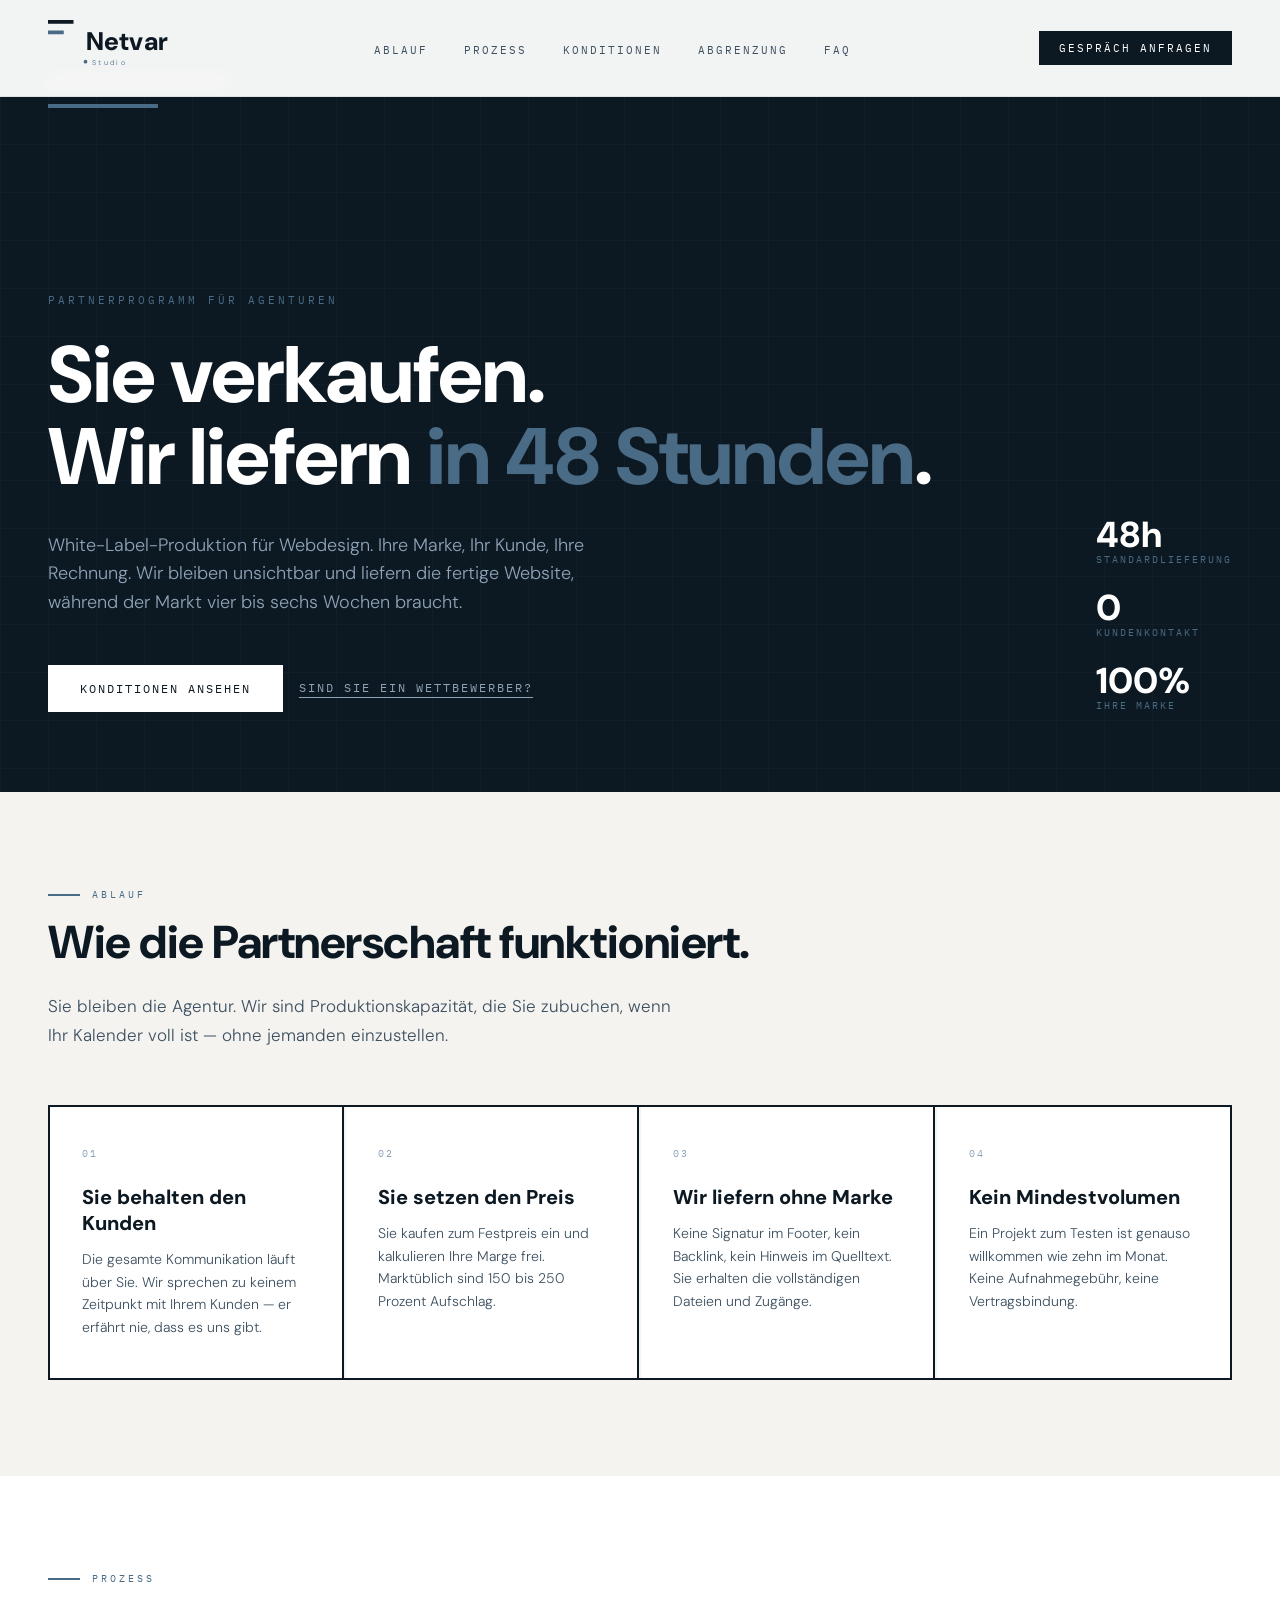
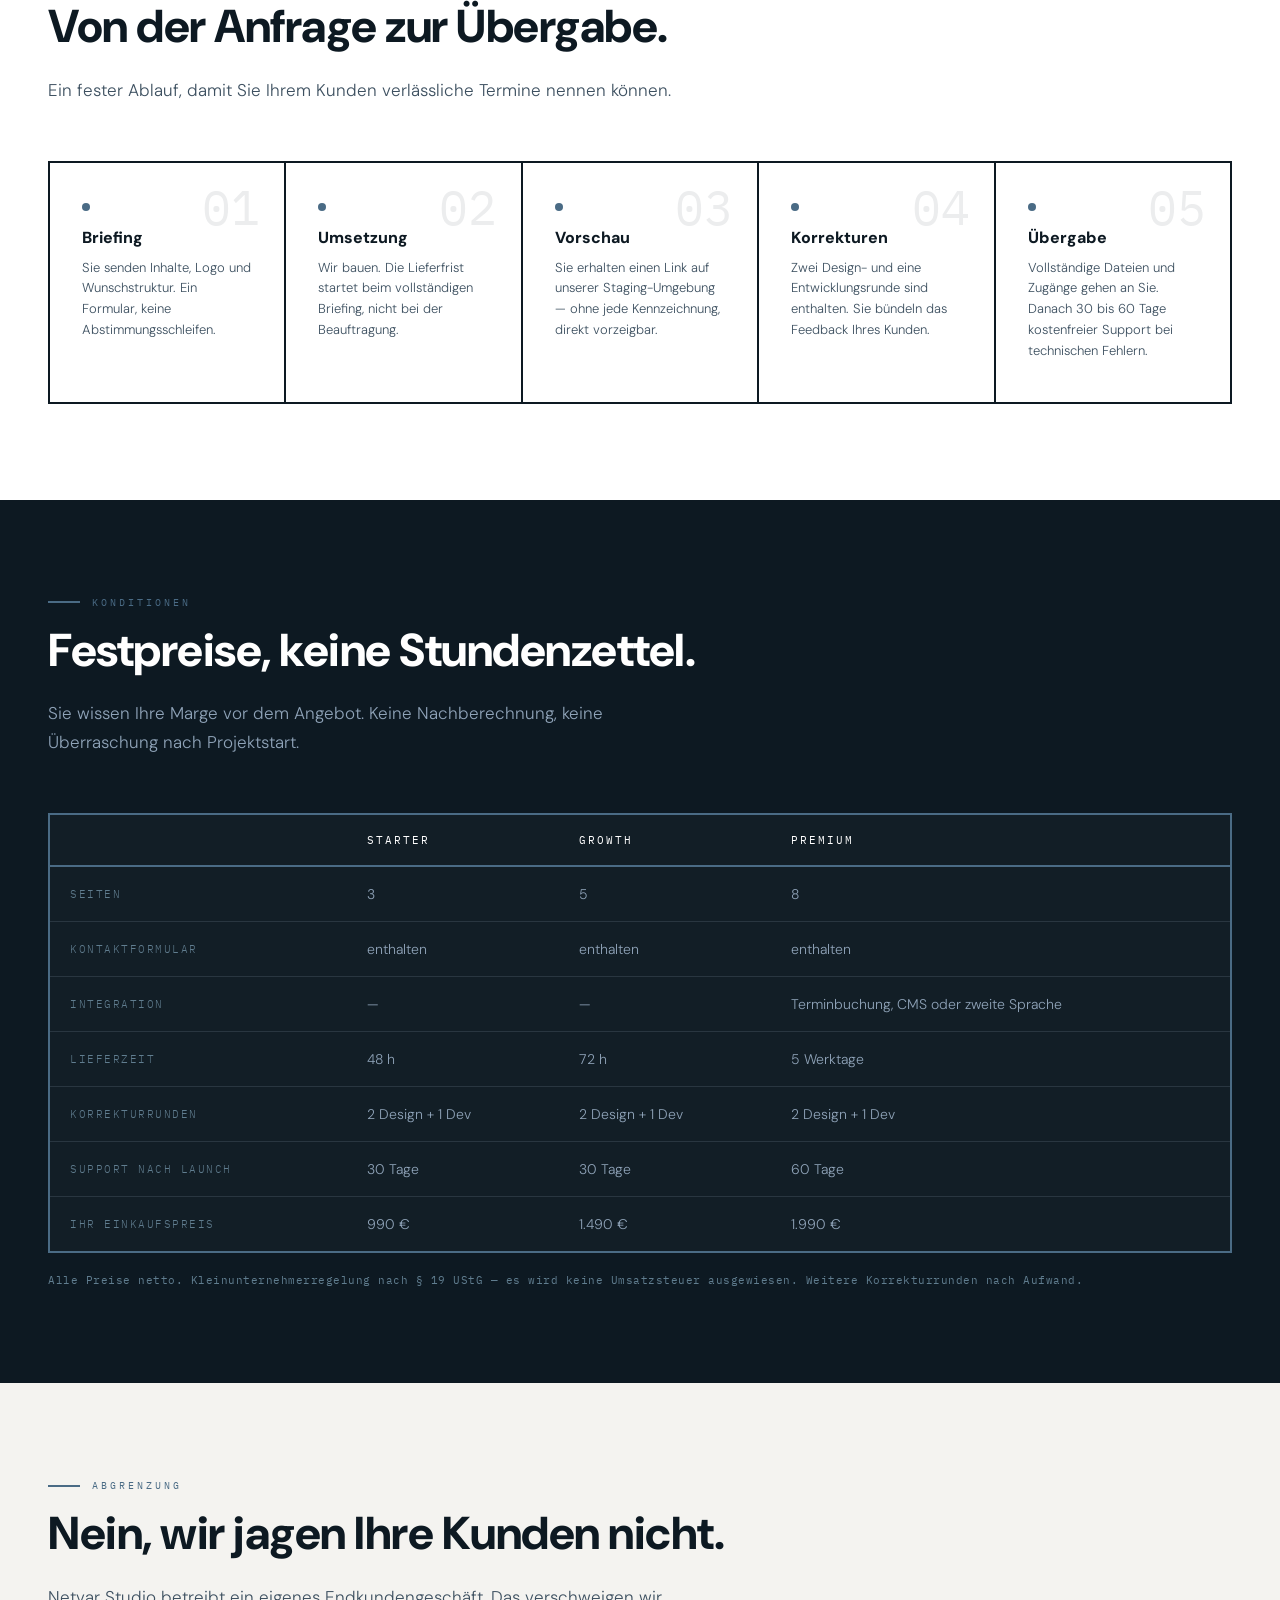
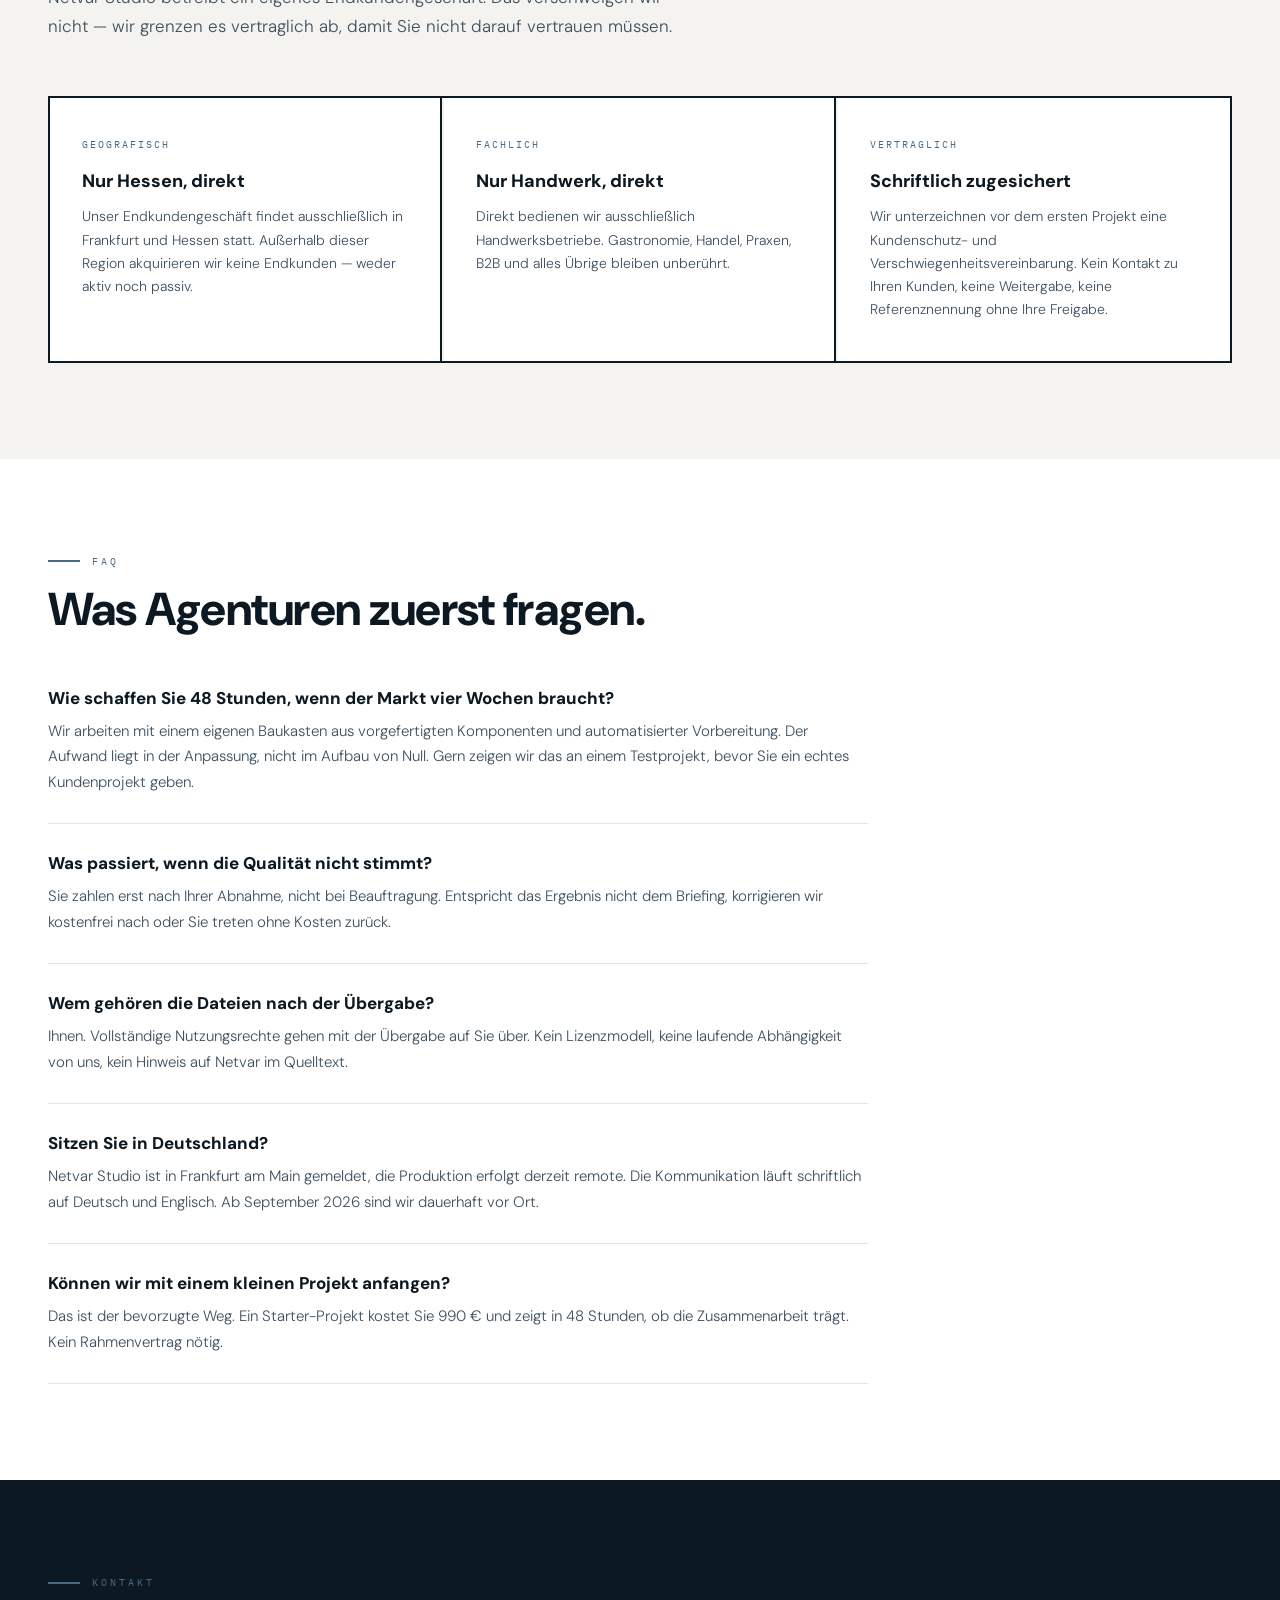
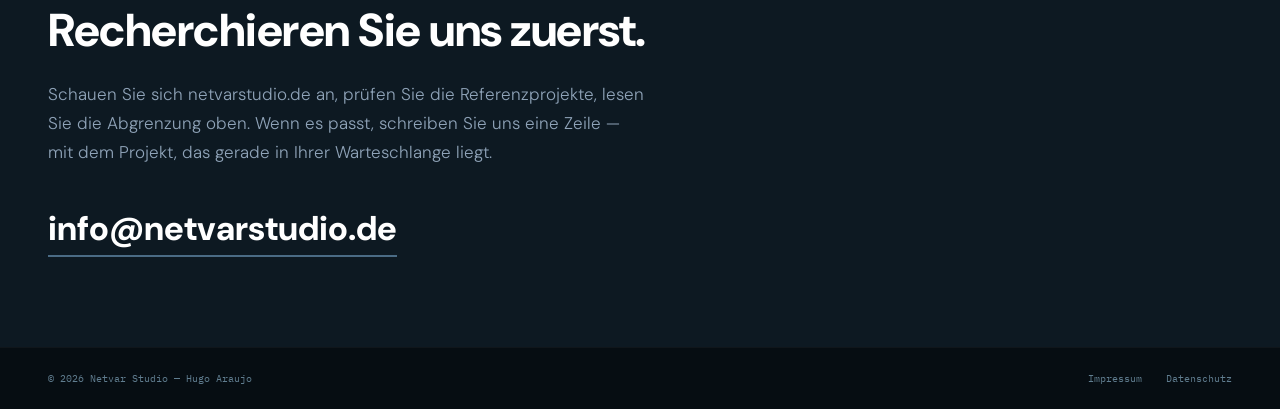
<file: partner.html>
<!DOCTYPE html>
<html lang="de">
<head>
<meta charset="UTF-8">
<meta name="viewport" content="width=device-width, initial-scale=1.0">
<title>Partnerprogramm — Netvar Studio</title>
<meta name="description" content="White-Label-Produktion für Agenturen: fertige Websites in 48 Stunden, unter Ihrer Marke. Sie behalten den Kunden, wir liefern die Umsetzung.">
<meta name="robots" content="noindex, nofollow">
<link rel="icon" href="/favicon.svg" type="image/svg+xml">
<link rel="icon" href="/favicon.ico" sizes="any">
<link href="https://fonts.googleapis.com/css2?family=DM+Sans:wght@300;400;800&family=IBM+Plex+Mono:wght@400&display=swap" rel="stylesheet">
<style>
:root{--primary:#0d1922;--accent:#4a6b85;--mid:#3d5060;--soft:#607d8f;--mist:#8fa3b8;--warm:#f4f3f0;--white:#ffffff;}
*,*::before,*::after{box-sizing:border-box;margin:0;padding:0;}html{scroll-behavior:smooth;}
body{font-family:'DM Sans',Arial,sans-serif;background:var(--white);color:var(--primary);overflow-x:hidden;}
nav{position:fixed;top:0;left:0;right:0;z-index:100;padding:20px 48px;display:flex;align-items:center;justify-content:space-between;background:rgba(255,255,255,0.95);backdrop-filter:blur(8px);border-bottom:1px solid rgba(13,25,34,0.08);}
.nav-links{display:flex;gap:36px;list-style:none;}
.nav-links a{font-family:'IBM Plex Mono',monospace;font-size:11px;letter-spacing:2px;text-transform:uppercase;color:var(--mid);text-decoration:none;}
.nav-cta{font-family:'IBM Plex Mono',monospace;font-size:11px;letter-spacing:2px;text-transform:uppercase;background:var(--primary);color:var(--white);padding:10px 20px;text-decoration:none;}
.hero{min-height:88vh;background:var(--primary);display:flex;flex-direction:column;justify-content:flex-end;padding:0 48px 80px;position:relative;overflow:hidden;}
.hero-grid{position:absolute;inset:0;background-image:linear-gradient(rgba(74,107,133,0.07) 1px,transparent 1px),linear-gradient(90deg,rgba(74,107,133,0.07) 1px,transparent 1px);background-size:48px 48px;}
.hero-bar-1{position:absolute;top:80px;left:48px;width:180px;height:4px;background:var(--white);}
.hero-bar-2{position:absolute;top:104px;left:48px;width:110px;height:4px;background:var(--accent);}
.hero-content{position:relative;z-index:2;max-width:900px;}
.hero-tag{font-family:'IBM Plex Mono',monospace;font-size:11px;letter-spacing:3px;color:var(--accent);text-transform:uppercase;margin-bottom:28px;}
.hero-h1{font-size:clamp(44px,6.4vw,80px);font-weight:800;line-height:1.02;color:var(--white);margin-bottom:32px;letter-spacing:-1px;}
.hero-h1 em{color:var(--accent);font-style:normal;}
.hero-sub{font-size:18px;font-weight:300;color:var(--mist);line-height:1.6;max-width:600px;margin-bottom:48px;}
.hero-actions{display:flex;gap:16px;align-items:center;flex-wrap:wrap;}
.btn-primary{font-family:'IBM Plex Mono',monospace;font-size:12px;letter-spacing:2px;text-transform:uppercase;background:var(--white);color:var(--primary);padding:16px 32px;text-decoration:none;display:inline-block;}
.btn-ghost{font-family:'IBM Plex Mono',monospace;font-size:12px;letter-spacing:2px;text-transform:uppercase;color:var(--mist);text-decoration:none;border-bottom:1px solid var(--mist);padding-bottom:2px;}
.hero-stats{position:absolute;right:48px;bottom:80px;display:flex;flex-direction:column;gap:24px;z-index:2;}
.stat-num{font-size:36px;font-weight:800;color:var(--white);line-height:1;}
.stat-label{font-family:'IBM Plex Mono',monospace;font-size:10px;letter-spacing:2px;color:var(--accent);text-transform:uppercase;}
section{padding:96px 48px;}
.section-tag{font-family:'IBM Plex Mono',monospace;font-size:10px;letter-spacing:3px;color:var(--accent);text-transform:uppercase;margin-bottom:16px;display:flex;align-items:center;gap:12px;}
.section-tag::before{content:'';display:block;width:32px;height:2px;background:var(--accent);}
.section-title{font-size:clamp(30px,3.6vw,48px);font-weight:800;line-height:1.1;color:var(--primary);margin-bottom:24px;letter-spacing:-0.5px;}
.section-lead{font-size:17px;font-weight:300;color:var(--mid);line-height:1.7;max-width:640px;margin-bottom:56px;}
.services{background:var(--warm);}
.services-grid{display:grid;grid-template-columns:repeat(auto-fit,minmax(260px,1fr));gap:2px;border:2px solid var(--primary);}
.service-card{background:var(--white);padding:40px 32px;border-right:2px solid var(--primary);}
.service-card:last-child{border-right:none;}
.service-num{font-family:'IBM Plex Mono',monospace;font-size:10px;letter-spacing:2px;color:var(--mist);margin-bottom:24px;}
.service-name{font-size:20px;font-weight:800;color:var(--primary);margin-bottom:12px;}
.service-desc{font-size:14px;font-weight:300;color:var(--mid);line-height:1.6;}
.process-steps{display:grid;grid-template-columns:repeat(auto-fit,minmax(200px,1fr));border-top:2px solid var(--primary);border-left:2px solid var(--primary);}
.process-step{padding:40px 32px;border-right:2px solid var(--primary);border-bottom:2px solid var(--primary);position:relative;}
.step-num{font-family:'IBM Plex Mono',monospace;font-size:48px;font-weight:400;color:rgba(13,25,34,0.08);line-height:1;position:absolute;top:20px;right:24px;}
.step-dot{width:8px;height:8px;border-radius:50%;background:var(--accent);margin-bottom:16px;}
.step-name{font-size:16px;font-weight:800;color:var(--primary);margin-bottom:10px;}
.step-desc{font-size:13px;font-weight:300;color:var(--mid);line-height:1.6;}
.pricing{background:var(--primary);}
.pricing .section-tag{color:var(--accent);}.pricing .section-title{color:var(--white);}
.pricing .section-lead{color:var(--mist);}
.tier-table{width:100%;border-collapse:collapse;border:2px solid var(--accent);background:rgba(255,255,255,0.02);}
.tier-table th,.tier-table td{padding:18px 20px;text-align:left;border-bottom:1px solid rgba(143,163,184,0.18);font-size:14px;font-weight:300;color:var(--mist);}
.tier-table th{font-family:'IBM Plex Mono',monospace;font-size:11px;letter-spacing:2px;text-transform:uppercase;color:var(--white);font-weight:400;border-bottom:2px solid var(--accent);}
.tier-table td:first-child{font-family:'IBM Plex Mono',monospace;font-size:11px;letter-spacing:1.5px;text-transform:uppercase;color:var(--soft);}
.tier-table tr:last-child td{border-bottom:none;}
.tier-price{font-size:26px;font-weight:800;color:var(--white);}
.tier-time{font-size:20px;font-weight:800;color:var(--accent);}
.tier-note{font-family:'IBM Plex Mono',monospace;font-size:11px;color:var(--soft);margin-top:20px;letter-spacing:0.5px;}
.boundary{background:var(--warm);}
.boundary-grid{display:grid;grid-template-columns:repeat(auto-fit,minmax(280px,1fr));gap:2px;border:2px solid var(--primary);}
.boundary-card{background:var(--white);padding:40px 32px;border-right:2px solid var(--primary);}
.boundary-card:last-child{border-right:none;}
.boundary-label{font-family:'IBM Plex Mono',monospace;font-size:10px;letter-spacing:2px;text-transform:uppercase;color:var(--accent);margin-bottom:18px;}
.boundary-name{font-size:18px;font-weight:800;color:var(--primary);margin-bottom:12px;}
.boundary-desc{font-size:14px;font-weight:300;color:var(--mid);line-height:1.65;}
.faq-item{border-bottom:1px solid rgba(13,25,34,0.12);padding:28px 0;max-width:820px;}
.faq-q{font-size:17px;font-weight:800;color:var(--primary);margin-bottom:10px;}
.faq-a{font-size:15px;font-weight:300;color:var(--mid);line-height:1.7;}
.contact{background:var(--primary);}
.contact .section-tag{color:var(--accent);}.contact .section-title{color:var(--white);}
.contact-lead{font-size:17px;font-weight:300;color:var(--mist);line-height:1.7;max-width:600px;margin-bottom:40px;}
.contact-mail{font-size:clamp(22px,3vw,34px);font-weight:800;color:var(--white);text-decoration:none;border-bottom:2px solid var(--accent);padding-bottom:4px;}
.footer-bottom{background:#060d12;padding:24px 48px;display:flex;justify-content:space-between;align-items:center;border-top:1px solid rgba(255,255,255,0.04);}
.footer-copy{font-family:'IBM Plex Mono',monospace;font-size:10px;color:var(--soft);}
.footer-links{display:flex;gap:24px;}
.footer-links a{font-family:'IBM Plex Mono',monospace;font-size:10px;color:var(--soft);text-decoration:none;}
@media(max-width:768px){
  nav{padding:16px 24px;}.nav-links{display:none;}
  section{padding:64px 24px;}.hero{padding:0 24px 64px;}.hero-stats{display:none;}
  .service-card,.boundary-card{border-right:none;border-bottom:2px solid var(--primary);}
  .tier-wrap{overflow-x:auto;}.tier-table{min-width:620px;}
  .footer-bottom{padding:20px 24px;flex-direction:column;gap:12px;}
}
</style>
<script defer data-domain="netvarstudio.de" src="https://plausible.io/js/script.js"></script>
</head>
<body>

<nav>
  <a href="/"><svg xmlns="http://www.w3.org/2000/svg" viewBox="0 0 184 68" width="138" height="51"><rect x="0" y="0" width="34" height="5" fill="#0d1922"/><rect x="0" y="14" width="21" height="5" fill="#4a6b85"/><text font-family="'DM Sans',Arial,sans-serif" font-weight="800" font-size="34" fill="#0d1922" x="50" y="40" letter-spacing="0.4">Netvar</text><circle cx="50" cy="55.5" r="2.5" fill="#4a6b85"/><text font-family="'DM Sans',Arial,sans-serif" font-weight="300" font-size="9.5" fill="#4a6b85" x="58.5" y="59.5" letter-spacing="3.2">Studio</text></svg></a>
  <ul class="nav-links">
    <li><a href="#ablauf">Ablauf</a></li>
    <li><a href="#prozess">Prozess</a></li>
    <li><a href="#preise">Konditionen</a></li>
    <li><a href="#abgrenzung">Abgrenzung</a></li>
    <li><a href="#faq">FAQ</a></li>
  </ul>
  <a href="#kontakt" class="nav-cta">Gespräch anfragen</a>
</nav>

<section class="hero">
  <div class="hero-grid"></div>
  <div class="hero-bar-1"></div>
  <div class="hero-bar-2"></div>
  <div class="hero-content">
    <div class="hero-tag">Partnerprogramm für Agenturen</div>
    <h1 class="hero-h1">Sie verkaufen.<br>Wir liefern <em>in 48 Stunden</em>.</h1>
    <p class="hero-sub">White-Label-Produktion für Webdesign. Ihre Marke, Ihr Kunde, Ihre Rechnung. Wir bleiben unsichtbar und liefern die fertige Website, während der Markt vier bis sechs Wochen braucht.</p>
    <div class="hero-actions">
      <a href="#preise" class="btn-primary">Konditionen ansehen</a>
      <a href="#abgrenzung" class="btn-ghost">Sind Sie ein Wettbewerber?</a>
    </div>
  </div>
  <div class="hero-stats">
    <div><div class="stat-num">48h</div><div class="stat-label">Standardlieferung</div></div>
    <div><div class="stat-num">0</div><div class="stat-label">Kundenkontakt</div></div>
    <div><div class="stat-num">100%</div><div class="stat-label">Ihre Marke</div></div>
  </div>
</section>

<section class="services" id="ablauf">
  <div class="section-tag">Ablauf</div>
  <h2 class="section-title">Wie die Partnerschaft funktioniert.</h2>
  <p class="section-lead">Sie bleiben die Agentur. Wir sind Produktionskapazität, die Sie zubuchen, wenn Ihr Kalender voll ist — ohne jemanden einzustellen.</p>
  <div class="services-grid">
    <div class="service-card">
      <div class="service-num">01</div>
      <div class="service-name">Sie behalten den Kunden</div>
      <div class="service-desc">Die gesamte Kommunikation läuft über Sie. Wir sprechen zu keinem Zeitpunkt mit Ihrem Kunden — er erfährt nie, dass es uns gibt.</div>
    </div>
    <div class="service-card">
      <div class="service-num">02</div>
      <div class="service-name">Sie setzen den Preis</div>
      <div class="service-desc">Sie kaufen zum Festpreis ein und kalkulieren Ihre Marge frei. Marktüblich sind 150 bis 250 Prozent Aufschlag.</div>
    </div>
    <div class="service-card">
      <div class="service-num">03</div>
      <div class="service-name">Wir liefern ohne Marke</div>
      <div class="service-desc">Keine Signatur im Footer, kein Backlink, kein Hinweis im Quelltext. Sie erhalten die vollständigen Dateien und Zugänge.</div>
    </div>
    <div class="service-card">
      <div class="service-num">04</div>
      <div class="service-name">Kein Mindestvolumen</div>
      <div class="service-desc">Ein Projekt zum Testen ist genauso willkommen wie zehn im Monat. Keine Aufnahmegebühr, keine Vertragsbindung.</div>
    </div>
  </div>
</section>

<section id="prozess">
  <div class="section-tag">Prozess</div>
  <h2 class="section-title">Von der Anfrage zur Übergabe.</h2>
  <p class="section-lead">Ein fester Ablauf, damit Sie Ihrem Kunden verlässliche Termine nennen können.</p>
  <div class="process-steps">
    <div class="process-step">
      <div class="step-num">01</div><div class="step-dot"></div>
      <div class="step-name">Briefing</div>
      <div class="step-desc">Sie senden Inhalte, Logo und Wunschstruktur. Ein Formular, keine Abstimmungsschleifen.</div>
    </div>
    <div class="process-step">
      <div class="step-num">02</div><div class="step-dot"></div>
      <div class="step-name">Umsetzung</div>
      <div class="step-desc">Wir bauen. Die Lieferfrist startet beim vollständigen Briefing, nicht bei der Beauftragung.</div>
    </div>
    <div class="process-step">
      <div class="step-num">03</div><div class="step-dot"></div>
      <div class="step-name">Vorschau</div>
      <div class="step-desc">Sie erhalten einen Link auf unserer Staging-Umgebung — ohne jede Kennzeichnung, direkt vorzeigbar.</div>
    </div>
    <div class="process-step">
      <div class="step-num">04</div><div class="step-dot"></div>
      <div class="step-name">Korrekturen</div>
      <div class="step-desc">Zwei Design- und eine Entwicklungsrunde sind enthalten. Sie bündeln das Feedback Ihres Kunden.</div>
    </div>
    <div class="process-step">
      <div class="step-num">05</div><div class="step-dot"></div>
      <div class="step-name">Übergabe</div>
      <div class="step-desc">Vollständige Dateien und Zugänge gehen an Sie. Danach 30 bis 60 Tage kostenfreier Support bei technischen Fehlern.</div>
    </div>
  </div>
</section>

<section class="pricing" id="preise">
  <div class="section-tag">Konditionen</div>
  <h2 class="section-title">Festpreise, keine Stundenzettel.</h2>
  <p class="section-lead">Sie wissen Ihre Marge vor dem Angebot. Keine Nachberechnung, keine Überraschung nach Projektstart.</p>
  <div class="tier-wrap">
  <table class="tier-table">
    <thead>
      <tr><th></th><th>Starter</th><th>Growth</th><th>Premium</th></tr>
    </thead>
    <tbody>
      <tr><td>Seiten</td><td>3</td><td>5</td><td>8</td></tr>
      <tr><td>Kontaktformular</td><td>enthalten</td><td>enthalten</td><td>enthalten</td></tr>
      <tr><td>Integration</td><td>—</td><td>—</td><td>Terminbuchung, CMS oder zweite Sprache</td></tr>
      <tr><td>Lieferzeit</td><td class="tier-time">48 h</td><td class="tier-time">72 h</td><td class="tier-time">5 Werktage</td></tr>
      <tr><td>Korrekturrunden</td><td>2 Design + 1 Dev</td><td>2 Design + 1 Dev</td><td>2 Design + 1 Dev</td></tr>
      <tr><td>Support nach Launch</td><td>30 Tage</td><td>30 Tage</td><td>60 Tage</td></tr>
      <tr><td>Ihr Einkaufspreis</td><td class="tier-price">990 €</td><td class="tier-price">1.490 €</td><td class="tier-price">1.990 €</td></tr>
    </tbody>
  </table>
  </div>
  <p class="tier-note">Alle Preise netto. Kleinunternehmerregelung nach § 19 UStG — es wird keine Umsatzsteuer ausgewiesen. Weitere Korrekturrunden nach Aufwand.</p>
</section>

<section class="boundary" id="abgrenzung">
  <div class="section-tag">Abgrenzung</div>
  <h2 class="section-title">Nein, wir jagen Ihre Kunden nicht.</h2>
  <p class="section-lead">Netvar Studio betreibt ein eigenes Endkundengeschäft. Das verschweigen wir nicht — wir grenzen es vertraglich ab, damit Sie nicht darauf vertrauen müssen.</p>
  <div class="boundary-grid">
    <div class="boundary-card">
      <div class="boundary-label">Geografisch</div>
      <div class="boundary-name">Nur Hessen, direkt</div>
      <div class="boundary-desc">Unser Endkundengeschäft findet ausschließlich in Frankfurt und Hessen statt. Außerhalb dieser Region akquirieren wir keine Endkunden — weder aktiv noch passiv.</div>
    </div>
    <div class="boundary-card">
      <div class="boundary-label">Fachlich</div>
      <div class="boundary-name">Nur Handwerk, direkt</div>
      <div class="boundary-desc">Direkt bedienen wir ausschließlich Handwerksbetriebe. Gastronomie, Handel, Praxen, B2B und alles Übrige bleiben unberührt.</div>
    </div>
    <div class="boundary-card">
      <div class="boundary-label">Vertraglich</div>
      <div class="boundary-name">Schriftlich zugesichert</div>
      <div class="boundary-desc">Wir unterzeichnen vor dem ersten Projekt eine Kundenschutz- und Verschwiegenheitsvereinbarung. Kein Kontakt zu Ihren Kunden, keine Weitergabe, keine Referenznennung ohne Ihre Freigabe.</div>
    </div>
  </div>
</section>

<section id="faq">
  <div class="section-tag">FAQ</div>
  <h2 class="section-title">Was Agenturen zuerst fragen.</h2>

  <div class="faq-item">
    <div class="faq-q">Wie schaffen Sie 48 Stunden, wenn der Markt vier Wochen braucht?</div>
    <div class="faq-a">Wir arbeiten mit einem eigenen Baukasten aus vorgefertigten Komponenten und automatisierter Vorbereitung. Der Aufwand liegt in der Anpassung, nicht im Aufbau von Null. Gern zeigen wir das an einem Testprojekt, bevor Sie ein echtes Kundenprojekt geben.</div>
  </div>

  <div class="faq-item">
    <div class="faq-q">Was passiert, wenn die Qualität nicht stimmt?</div>
    <div class="faq-a">Sie zahlen erst nach Ihrer Abnahme, nicht bei Beauftragung. Entspricht das Ergebnis nicht dem Briefing, korrigieren wir kostenfrei nach oder Sie treten ohne Kosten zurück.</div>
  </div>

  <div class="faq-item">
    <div class="faq-q">Wem gehören die Dateien nach der Übergabe?</div>
    <div class="faq-a">Ihnen. Vollständige Nutzungsrechte gehen mit der Übergabe auf Sie über. Kein Lizenzmodell, keine laufende Abhängigkeit von uns, kein Hinweis auf Netvar im Quelltext.</div>
  </div>

  <div class="faq-item">
    <div class="faq-q">Sitzen Sie in Deutschland?</div>
    <div class="faq-a">Netvar Studio ist in Frankfurt am Main gemeldet, die Produktion erfolgt derzeit remote. Die Kommunikation läuft schriftlich auf Deutsch und Englisch. Ab September 2026 sind wir dauerhaft vor Ort.</div>
  </div>

  <div class="faq-item">
    <div class="faq-q">Können wir mit einem kleinen Projekt anfangen?</div>
    <div class="faq-a">Das ist der bevorzugte Weg. Ein Starter-Projekt kostet Sie 990 € und zeigt in 48 Stunden, ob die Zusammenarbeit trägt. Kein Rahmenvertrag nötig.</div>
  </div>
</section>

<section class="contact" id="kontakt">
  <div class="section-tag">Kontakt</div>
  <h2 class="section-title">Recherchieren Sie uns zuerst.</h2>
  <p class="contact-lead">Schauen Sie sich netvarstudio.de an, prüfen Sie die Referenzprojekte, lesen Sie die Abgrenzung oben. Wenn es passt, schreiben Sie uns eine Zeile — mit dem Projekt, das gerade in Ihrer Warteschlange liegt.</p>
  <a href="mailto:info@netvarstudio.de?subject=Partnerprogramm" class="contact-mail">info@netvarstudio.de</a>
</section>

<div class="footer-bottom">
  <span class="footer-copy">© 2026 Netvar Studio — Hugo Araujo</span>
  <div class="footer-links"><a href="/#impressum">Impressum</a><a href="/#datenschutz">Datenschutz</a></div>
</div>

</body>
</html>
</file>
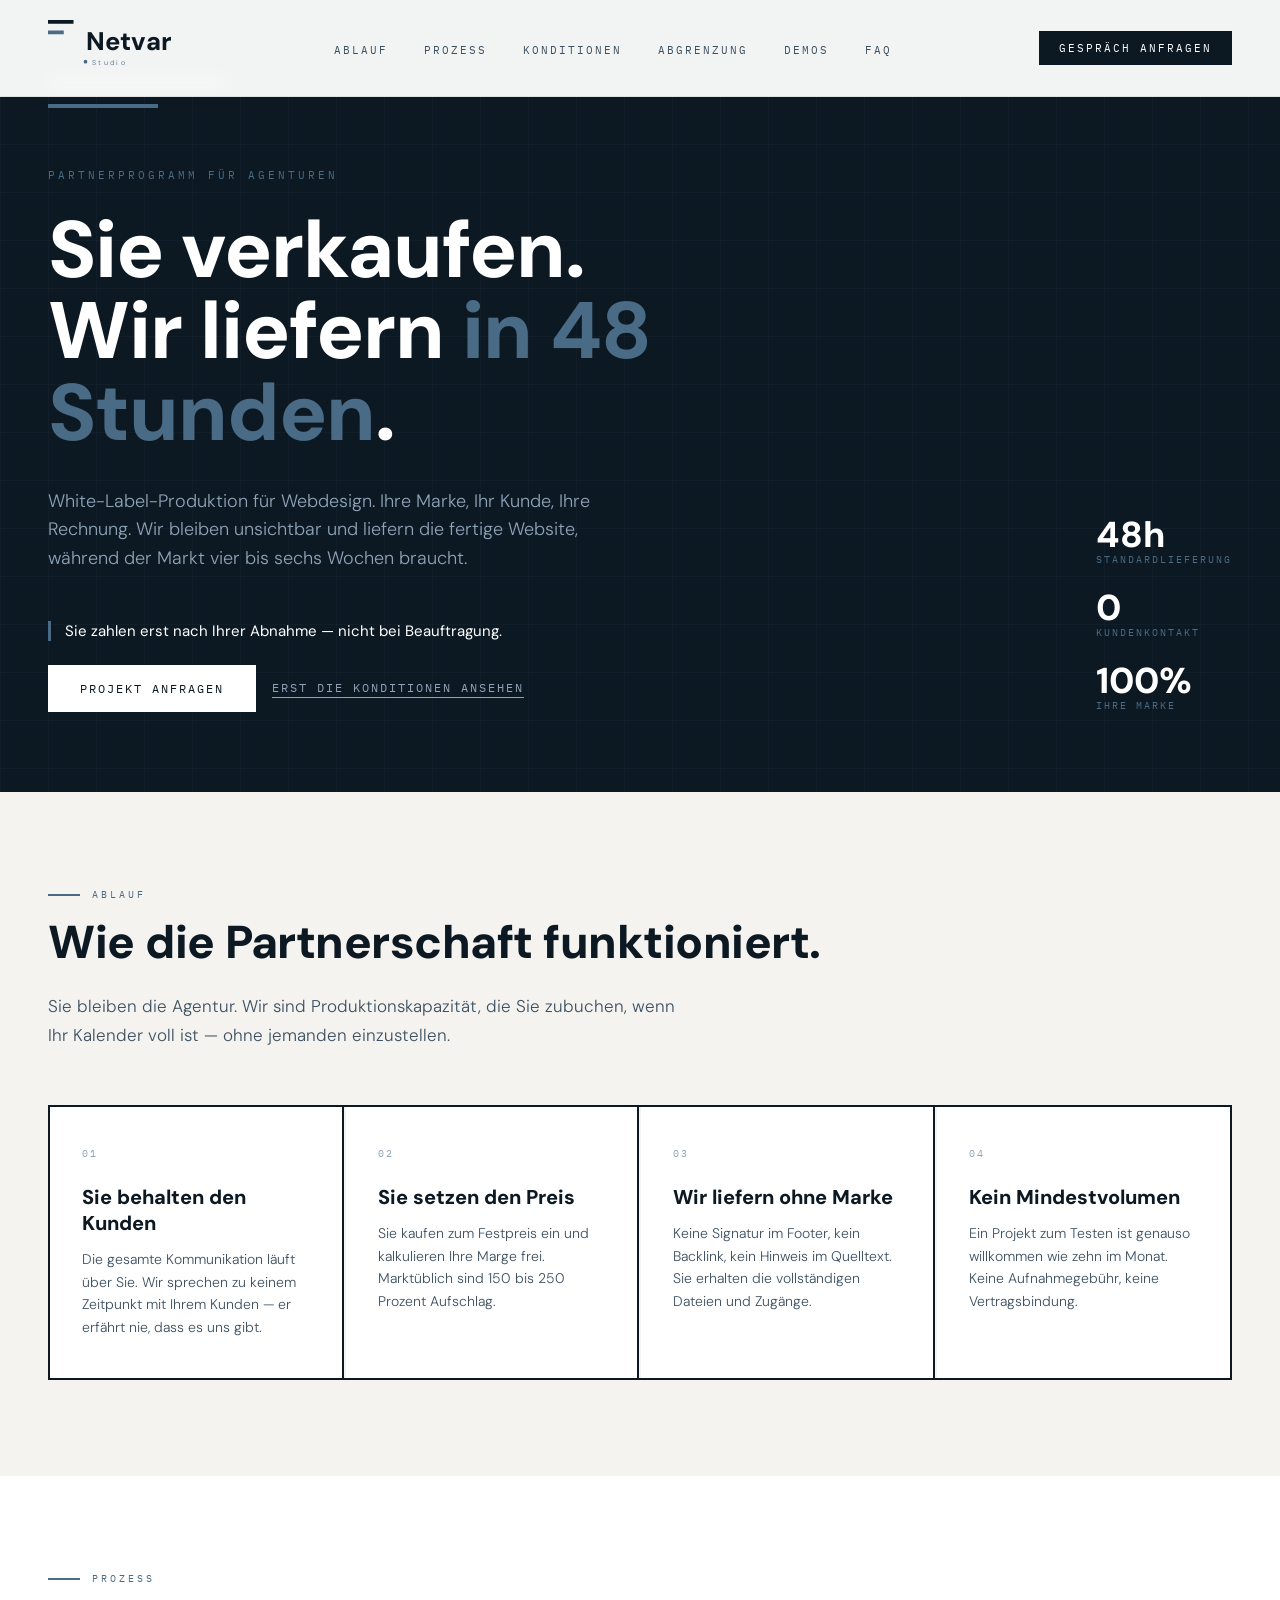
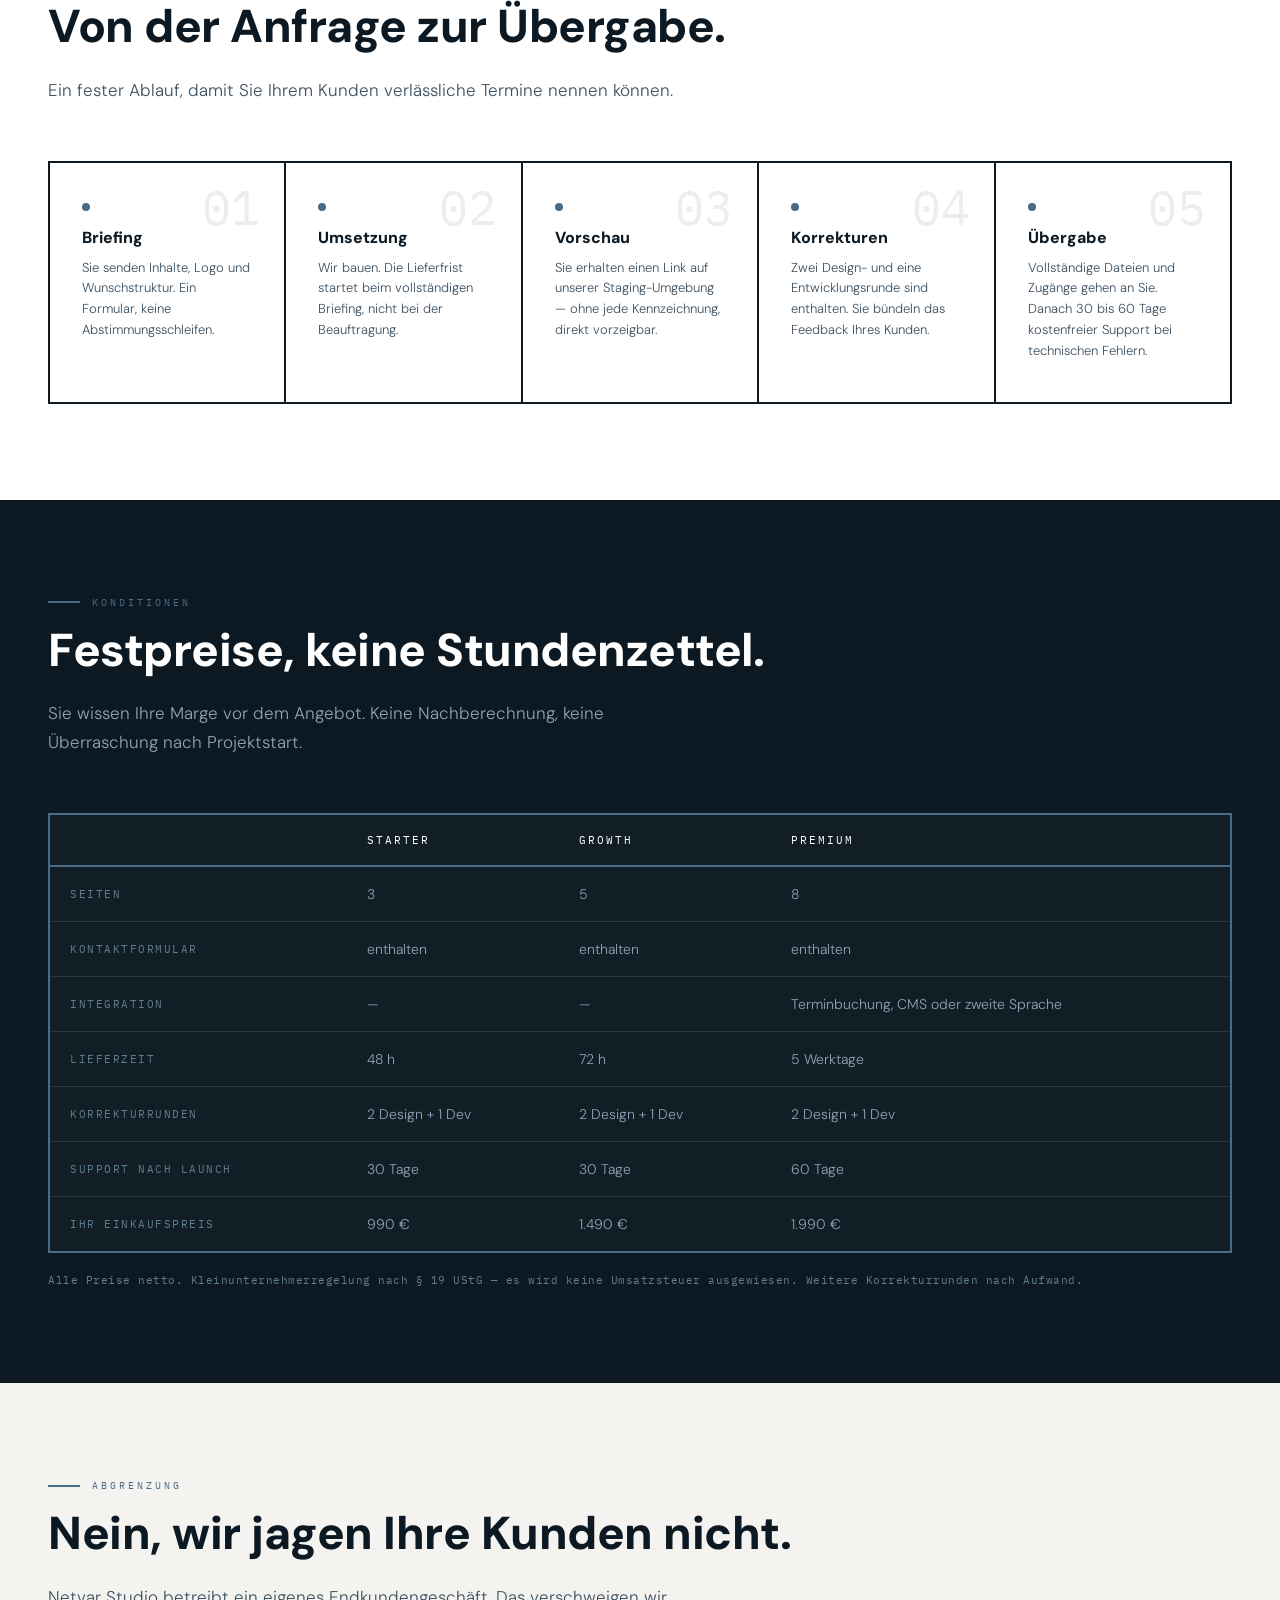
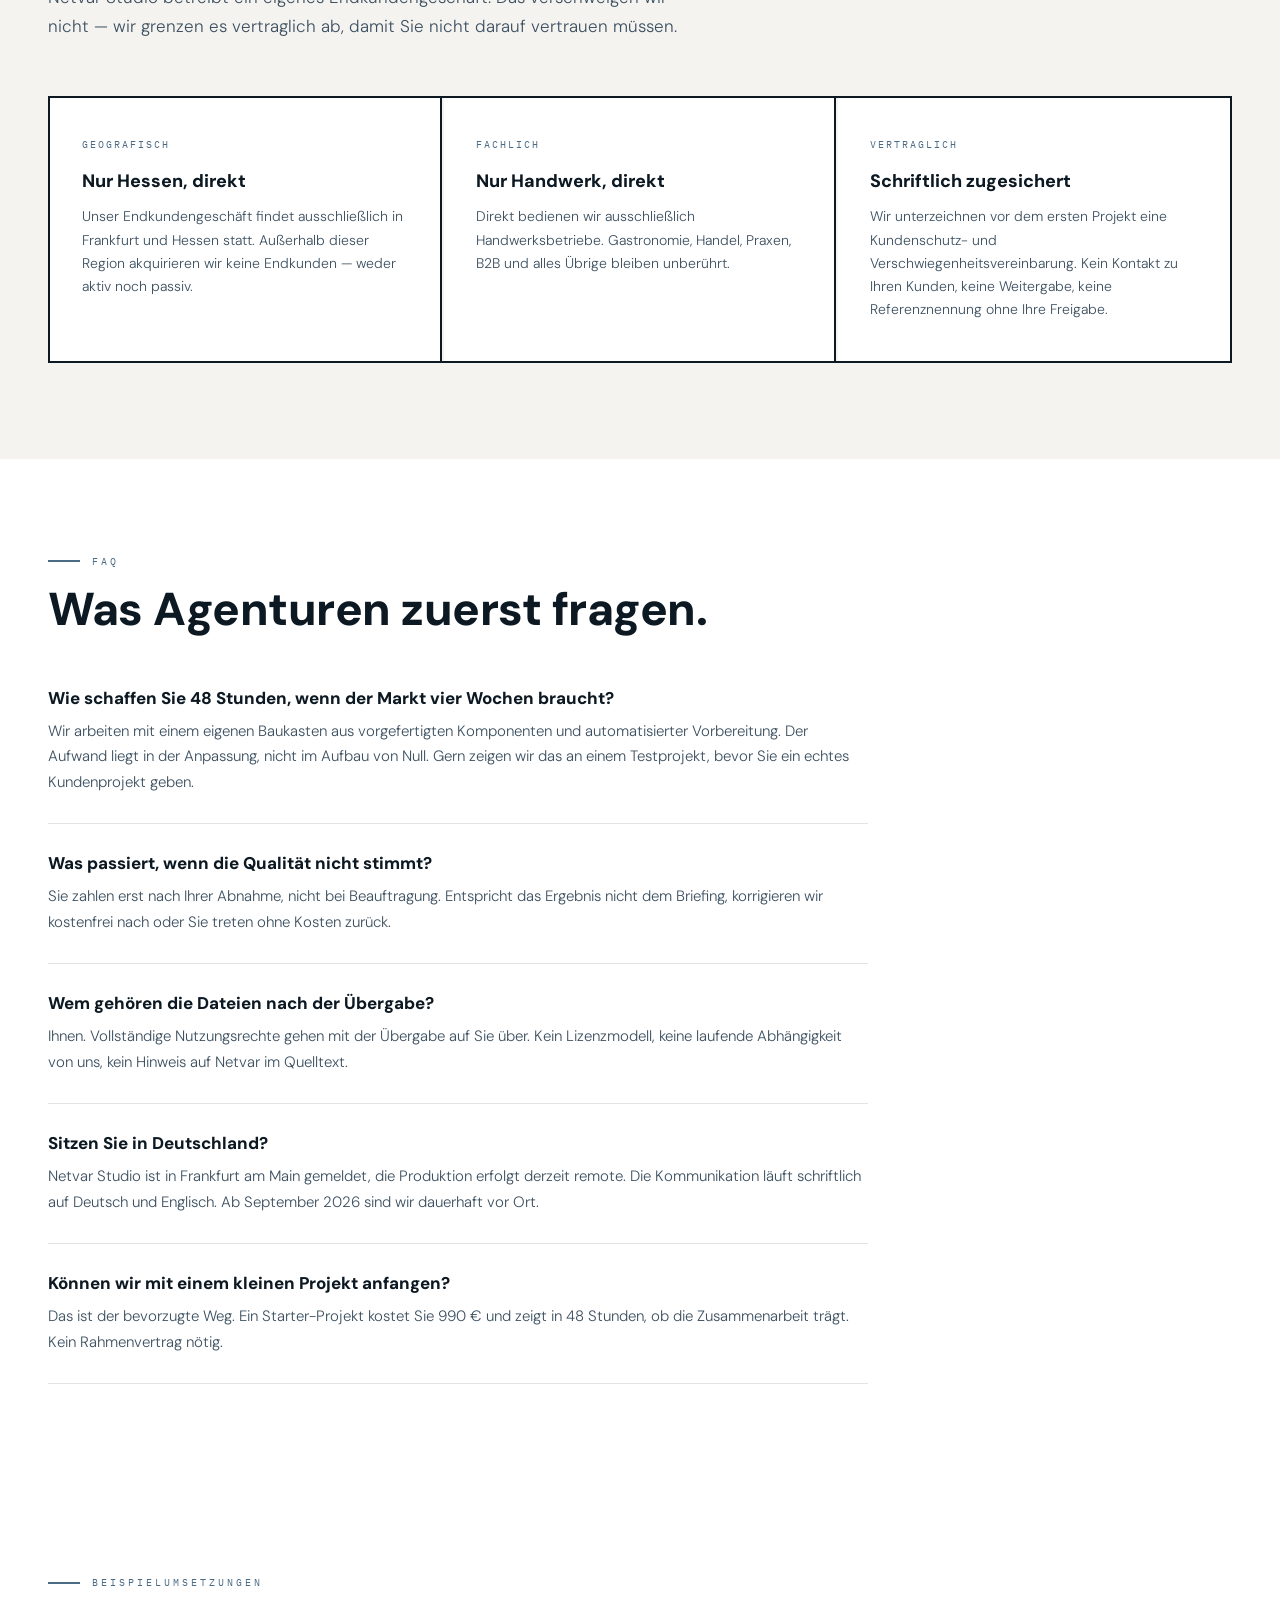
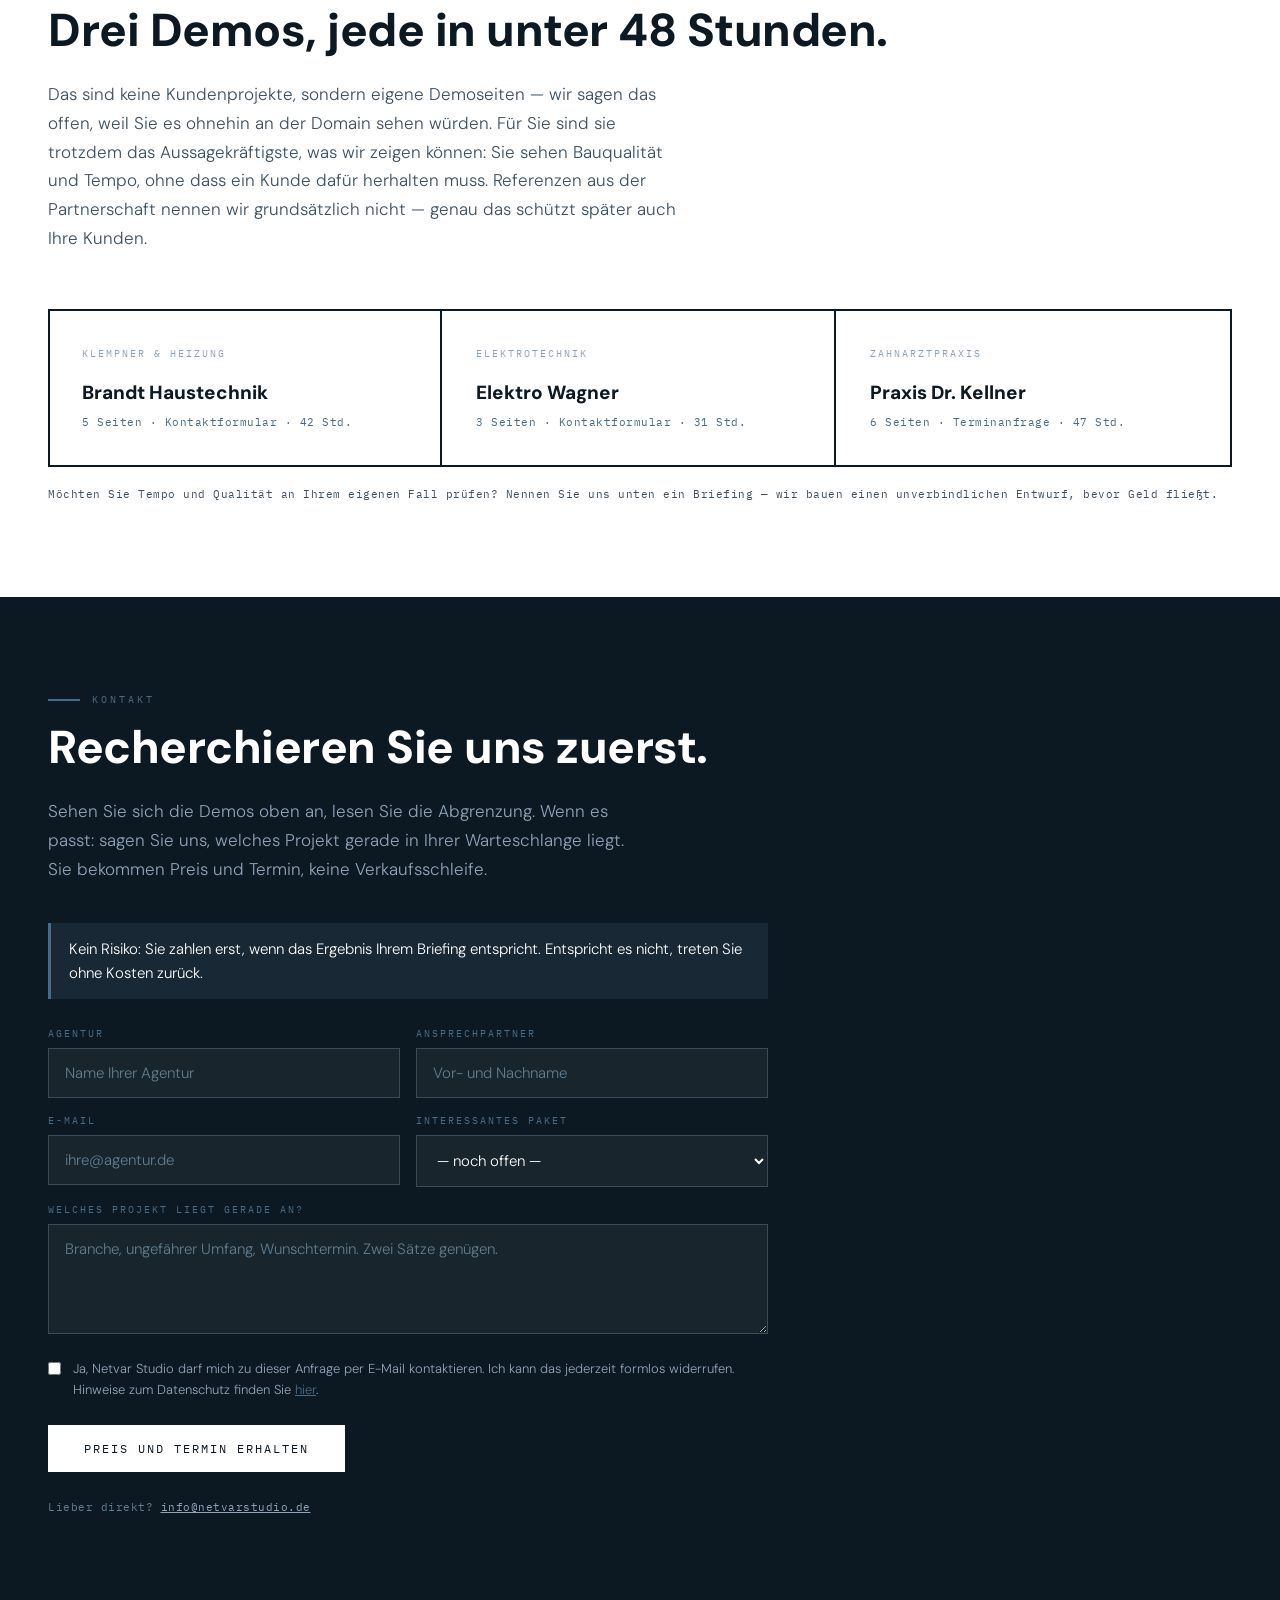
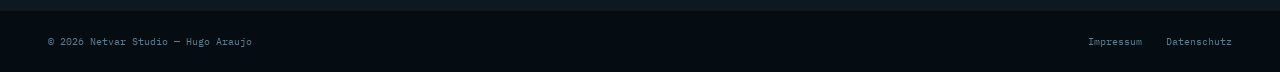
<file: white-label-agentur.html>
<!DOCTYPE html>
<html lang="de">
<head>
<meta charset="UTF-8">
<meta name="viewport" content="width=device-width, initial-scale=1.0">
<title>White-Label-Agentur für Webdesign — Netvar Studio</title>
<meta name="description" content="White-Label-Webdesign für Agenturen: fertige Websites in 48 Stunden unter Ihrer Marke. Festpreise ab 990 € netto, keine Mindestabnahme, Kundenschutz vertraglich zugesichert.">
<link rel="canonical" href="https://www.netvarstudio.de/white-label-agentur">
<meta property="og:type" content="website">
<meta property="og:title" content="White-Label-Webdesign für Agenturen — 48 Stunden Lieferzeit">
<meta property="og:description" content="Fertige Websites in 48 Stunden, unter Ihrer Marke. Festpreise ab 990 €. Sie behalten den Kunden, wir liefern die Umsetzung.">
<meta property="og:url" content="https://www.netvarstudio.de/white-label-agentur">
<meta property="og:locale" content="de_DE">
<meta property="og:image" content="https://www.netvarstudio.de/og-white-label.png">
<meta name="twitter:card" content="summary_large_image">
<link rel="icon" href="/favicon.svg" type="image/svg+xml">
<link rel="icon" href="/favicon.ico" sizes="any">
<link rel="preload" href="/fonts/DMSans-400-latin.woff2" as="font" type="font/woff2" crossorigin>
<link rel="preload" href="/fonts/DMSans-800-latin.woff2" as="font" type="font/woff2" crossorigin>
<link rel="stylesheet" href="/fonts/fonts.css">
<style>
:root{--primary:#0d1922;--accent:#4a6b85;--mid:#3d5060;--soft:#607d8f;--mist:#8fa3b8;--warm:#f4f3f0;--white:#ffffff;}
*,*::before,*::after{box-sizing:border-box;margin:0;padding:0;}html{scroll-behavior:smooth;}
body{font-family:'DM Sans',Arial,sans-serif;background:var(--white);color:var(--primary);overflow-x:hidden;}
nav{position:fixed;top:0;left:0;right:0;z-index:100;padding:20px 48px;display:flex;align-items:center;justify-content:space-between;background:rgba(255,255,255,0.95);backdrop-filter:blur(8px);border-bottom:1px solid rgba(13,25,34,0.08);}
.nav-links{display:flex;gap:36px;list-style:none;}
.nav-links a{font-family:'IBM Plex Mono',monospace;font-size:11px;letter-spacing:2px;text-transform:uppercase;color:var(--mid);text-decoration:none;}
.nav-cta{font-family:'IBM Plex Mono',monospace;font-size:11px;letter-spacing:2px;text-transform:uppercase;background:var(--primary);color:var(--white);padding:10px 20px;text-decoration:none;}
.hero{min-height:88vh;background:var(--primary);display:flex;flex-direction:column;justify-content:flex-end;padding:0 48px 80px;position:relative;overflow:hidden;}
.hero-grid{position:absolute;inset:0;background-image:linear-gradient(rgba(74,107,133,0.07) 1px,transparent 1px),linear-gradient(90deg,rgba(74,107,133,0.07) 1px,transparent 1px);background-size:48px 48px;}
.hero-bar-1{position:absolute;top:80px;left:48px;width:180px;height:4px;background:var(--white);}
.hero-bar-2{position:absolute;top:104px;left:48px;width:110px;height:4px;background:var(--accent);}
.hero-content{position:relative;z-index:2;max-width:900px;}
.hero-tag{font-family:'IBM Plex Mono',monospace;font-size:11px;letter-spacing:3px;color:var(--accent);text-transform:uppercase;margin-bottom:28px;}
.hero-h1{font-size:clamp(44px,6.4vw,80px);font-weight:800;line-height:1.02;color:var(--white);margin-bottom:32px;letter-spacing:-1px;}
.hero-h1 em{color:var(--accent);font-style:normal;}
.hero-sub{font-size:18px;font-weight:300;color:var(--mist);line-height:1.6;max-width:600px;margin-bottom:48px;}
.hero-garantie{font-size:15px;font-weight:400;color:var(--white);margin-bottom:24px;padding-left:14px;border-left:3px solid var(--accent);}
.hero-actions{display:flex;gap:16px;align-items:center;flex-wrap:wrap;}
.btn-primary{font-family:'IBM Plex Mono',monospace;font-size:12px;letter-spacing:2px;text-transform:uppercase;background:var(--white);color:var(--primary);padding:16px 32px;text-decoration:none;display:inline-block;}
.btn-ghost{font-family:'IBM Plex Mono',monospace;font-size:12px;letter-spacing:2px;text-transform:uppercase;color:var(--mist);text-decoration:none;border-bottom:1px solid var(--mist);padding-bottom:2px;}
.hero-stats{position:absolute;right:48px;bottom:80px;display:flex;flex-direction:column;gap:24px;z-index:2;}
.stat-num{font-size:36px;font-weight:800;color:var(--white);line-height:1;}
.stat-label{font-family:'IBM Plex Mono',monospace;font-size:10px;letter-spacing:2px;color:var(--accent);text-transform:uppercase;}
section{padding:96px 48px;}
.section-tag{font-family:'IBM Plex Mono',monospace;font-size:10px;letter-spacing:3px;color:var(--accent);text-transform:uppercase;margin-bottom:16px;display:flex;align-items:center;gap:12px;}
.section-tag::before{content:'';display:block;width:32px;height:2px;background:var(--accent);}
.section-title{font-size:clamp(30px,3.6vw,48px);font-weight:800;line-height:1.1;color:var(--primary);margin-bottom:24px;letter-spacing:-0.5px;}
.section-lead{font-size:17px;font-weight:300;color:var(--mid);line-height:1.7;max-width:640px;margin-bottom:56px;}
.services{background:var(--warm);}
.services-grid{display:grid;grid-template-columns:repeat(auto-fit,minmax(260px,1fr));gap:2px;border:2px solid var(--primary);}
.service-card{background:var(--white);padding:40px 32px;border-right:2px solid var(--primary);}
.service-card:last-child{border-right:none;}
.service-num{font-family:'IBM Plex Mono',monospace;font-size:10px;letter-spacing:2px;color:var(--mist);margin-bottom:24px;}
.service-name{font-size:20px;font-weight:800;color:var(--primary);margin-bottom:12px;}
.service-desc{font-size:14px;font-weight:300;color:var(--mid);line-height:1.6;}
.process-steps{display:grid;grid-template-columns:repeat(auto-fit,minmax(200px,1fr));border-top:2px solid var(--primary);border-left:2px solid var(--primary);}
.process-step{padding:40px 32px;border-right:2px solid var(--primary);border-bottom:2px solid var(--primary);position:relative;}
.step-num{font-family:'IBM Plex Mono',monospace;font-size:48px;font-weight:400;color:rgba(13,25,34,0.08);line-height:1;position:absolute;top:20px;right:24px;}
.step-dot{width:8px;height:8px;border-radius:50%;background:var(--accent);margin-bottom:16px;}
.step-name{font-size:16px;font-weight:800;color:var(--primary);margin-bottom:10px;}
.step-desc{font-size:13px;font-weight:300;color:var(--mid);line-height:1.6;}
.pricing{background:var(--primary);}
.pricing .section-tag{color:var(--accent);}.pricing .section-title{color:var(--white);}
.pricing .section-lead{color:var(--mist);}
.tier-table{width:100%;border-collapse:collapse;border:2px solid var(--accent);background:rgba(255,255,255,0.02);}
.tier-table th,.tier-table td{padding:18px 20px;text-align:left;border-bottom:1px solid rgba(143,163,184,0.18);font-size:14px;font-weight:300;color:var(--mist);}
.tier-table th{font-family:'IBM Plex Mono',monospace;font-size:11px;letter-spacing:2px;text-transform:uppercase;color:var(--white);font-weight:400;border-bottom:2px solid var(--accent);}
.tier-table td:first-child{font-family:'IBM Plex Mono',monospace;font-size:11px;letter-spacing:1.5px;text-transform:uppercase;color:var(--soft);}
.tier-table tr:last-child td{border-bottom:none;}
.tier-price{font-size:26px;font-weight:800;color:var(--white);}
.tier-time{font-size:20px;font-weight:800;color:var(--accent);}
.tier-note{font-family:'IBM Plex Mono',monospace;font-size:11px;color:var(--soft);margin-top:20px;letter-spacing:0.5px;}
.boundary{background:var(--warm);}
.boundary-grid{display:grid;grid-template-columns:repeat(auto-fit,minmax(280px,1fr));gap:2px;border:2px solid var(--primary);}
.boundary-card{background:var(--white);padding:40px 32px;border-right:2px solid var(--primary);}
.boundary-card:last-child{border-right:none;}
.boundary-label{font-family:'IBM Plex Mono',monospace;font-size:10px;letter-spacing:2px;text-transform:uppercase;color:var(--accent);margin-bottom:18px;}
.boundary-name{font-size:18px;font-weight:800;color:var(--primary);margin-bottom:12px;}
.boundary-desc{font-size:14px;font-weight:300;color:var(--mid);line-height:1.65;}
.faq-item{border-bottom:1px solid rgba(13,25,34,0.12);padding:28px 0;max-width:820px;}
.faq-q{font-size:17px;font-weight:800;color:var(--primary);margin-bottom:10px;}
.faq-a{font-size:15px;font-weight:300;color:var(--mid);line-height:1.7;}
.demos{background:var(--white);}
.demo-grid{display:grid;grid-template-columns:repeat(auto-fit,minmax(260px,1fr));gap:2px;border:2px solid var(--primary);margin-bottom:8px;}
.demo-card{background:var(--white);padding:36px 32px;border-right:2px solid var(--primary);text-decoration:none;display:block;transition:background .15s;}
.demo-card:last-child{border-right:none;}
.demo-card:hover{background:var(--warm);}
.demo-cat{font-family:'IBM Plex Mono',monospace;font-size:10px;letter-spacing:2px;text-transform:uppercase;color:var(--mist);margin-bottom:20px;}
.demo-name{font-size:19px;font-weight:800;color:var(--primary);margin-bottom:10px;}
.demo-meta{font-family:'IBM Plex Mono',monospace;font-size:11px;color:var(--accent);letter-spacing:0.5px;}
.contact{background:var(--primary);}
.contact .section-tag{color:var(--accent);}.contact .section-title{color:var(--white);}
.contact-lead{font-size:17px;font-weight:300;color:var(--mist);line-height:1.7;max-width:600px;margin-bottom:40px;}
.contact-mail{font-size:clamp(22px,3vw,34px);font-weight:800;color:var(--white);text-decoration:none;border-bottom:2px solid var(--accent);padding-bottom:4px;}
.form-garantie{font-size:15px;font-weight:300;color:var(--white);background:rgba(74,107,133,0.18);border-left:3px solid var(--accent);padding:14px 18px;margin-bottom:28px;max-width:720px;line-height:1.6;}
.form-grid{display:grid;grid-template-columns:1fr 1fr;gap:16px;max-width:720px;}
.form-grid .full{grid-column:1/-1;}
.form-grid label{display:block;font-family:'IBM Plex Mono',monospace;font-size:10px;letter-spacing:2px;text-transform:uppercase;color:var(--accent);margin-bottom:8px;}
.form-grid input,.form-grid textarea,.form-grid select{width:100%;padding:14px 16px;background:rgba(255,255,255,0.05);border:1px solid rgba(143,163,184,0.3);color:var(--white);font-family:'DM Sans',Arial,sans-serif;font-size:15px;font-weight:300;border-radius:0;}
.form-grid input:focus,.form-grid textarea:focus,.form-grid select:focus{outline:none;border-color:var(--accent);background:rgba(255,255,255,0.08);}
.form-grid input::placeholder,.form-grid textarea::placeholder{color:var(--soft);}
.form-grid select option{background:var(--primary);color:var(--white);}
.form-grid textarea{min-height:110px;resize:vertical;}
.consent{grid-column:1/-1;display:flex;gap:12px;align-items:flex-start;margin-top:4px;}
.consent input{width:auto;margin-top:3px;flex-shrink:0;}
.consent label{font-family:'DM Sans',Arial,sans-serif;font-size:13px;font-weight:300;letter-spacing:0;text-transform:none;color:var(--mist);line-height:1.6;margin:0;}
.consent label a{color:var(--accent);}
.form-submit{grid-column:1/-1;justify-self:start;font-family:'IBM Plex Mono',monospace;font-size:12px;letter-spacing:2px;text-transform:uppercase;background:var(--white);color:var(--primary);padding:16px 36px;border:0;cursor:pointer;margin-top:8px;}
.form-submit:disabled{opacity:.5;cursor:wait;}
.form-status{grid-column:1/-1;display:none;padding:16px;font-size:14px;font-weight:300;line-height:1.6;border-left:3px solid var(--accent);background:rgba(255,255,255,0.04);color:var(--mist);}
.form-status.show{display:block;}
.form-status.err{border-left-color:#c96;}
.form-status a{color:var(--white);}
.form-alt{font-family:'IBM Plex Mono',monospace;font-size:11px;color:var(--soft);margin-top:28px;letter-spacing:0.5px;}
.form-alt a{color:var(--mist);}
@media(max-width:600px){.form-grid{grid-template-columns:1fr;}}
.footer-bottom{background:#060d12;padding:24px 48px;display:flex;justify-content:space-between;align-items:center;border-top:1px solid rgba(255,255,255,0.04);}
.footer-copy{font-family:'IBM Plex Mono',monospace;font-size:10px;color:var(--soft);}
.footer-links{display:flex;gap:24px;}
.footer-links a{font-family:'IBM Plex Mono',monospace;font-size:10px;color:var(--soft);text-decoration:none;}
@media(max-width:768px){
  nav{padding:16px 24px;}.nav-links{display:none;}
  section{padding:64px 24px;}.hero{padding:0 24px 64px;}.hero-stats{display:none;}
  .service-card,.boundary-card{border-right:none;border-bottom:2px solid var(--primary);}
  .tier-wrap{overflow-x:auto;}.tier-table{min-width:620px;}
  .footer-bottom{padding:20px 24px;flex-direction:column;gap:12px;}
}
</style>
  <script defer src="https://cloud.umami.is/script.js" data-website-id="8c9e7b6a-d30c-439e-a202-0442e2f24130"></script>
<script type="application/ld+json">
{
  "@context": "https://schema.org",
  "@type": "Service",
  "name": "White-Label-Webdesign für Agenturen",
  "url": "https://www.netvarstudio.de/white-label-agentur",
  "serviceType": "White-Label-Webdesign",
  "description": "White-Label-Produktion für Webdesign-Agenturen: fertige Websites ab 48 Stunden unter Ihrer Marke, zum Festpreis, ohne Mindestabnahme. Kein Kontakt zu Ihren Kunden, Kundenschutz vertraglich zugesichert.",
  "provider": {
    "@type": "ProfessionalService",
    "name": "Netvar Studio",
    "url": "https://netvarstudio.de",
    "email": "info@netvarstudio.de",
    "areaServed": { "@type": "Country", "name": "Germany" }
  },
  "audience": {
    "@type": "BusinessAudience",
    "name": "Webdesign-, Marketing- und Werbeagenturen"
  },
  "areaServed": { "@type": "Country", "name": "Germany" },
  "hasOfferCatalog": {
    "@type": "OfferCatalog",
    "name": "White-Label-Pakete",
    "itemListElement": [
      {
        "@type": "Offer",
        "name": "Starter",
        "description": "3 Seiten inklusive Kontaktformular, Lieferung in 48 Stunden, 2 Design- und 1 Entwicklungsrunde, 30 Tage Support nach Launch.",
        "price": "990",
        "priceCurrency": "EUR",
        "eligibleCustomerType": "Business"
      },
      {
        "@type": "Offer",
        "name": "Growth",
        "description": "5 Seiten inklusive Kontaktformular, Lieferung in 72 Stunden, 2 Design- und 1 Entwicklungsrunde, 30 Tage Support nach Launch.",
        "price": "1490",
        "priceCurrency": "EUR",
        "eligibleCustomerType": "Business"
      },
      {
        "@type": "Offer",
        "name": "Premium",
        "description": "8 Seiten inklusive Kontaktformular und einer Integration (Terminbuchung, CMS oder zweite Sprache), Lieferung in 5 Werktagen, 60 Tage Support nach Launch.",
        "price": "1990",
        "priceCurrency": "EUR",
        "eligibleCustomerType": "Business"
      }
    ]
  }
}
</script>
<script type="application/ld+json">
{
  "@context": "https://schema.org",
  "@type": "FAQPage",
  "mainEntity": [
    {
      "@type": "Question",
      "name": "Wie schaffen Sie 48 Stunden, wenn der Markt vier Wochen braucht?",
      "acceptedAnswer": {
        "@type": "Answer",
        "text": "Wir arbeiten mit einem eigenen Baukasten aus vorgefertigten Komponenten und automatisierter Vorbereitung. Der Aufwand liegt in der Anpassung, nicht im Aufbau von Null. Gern zeigen wir das an einem Testprojekt, bevor Sie ein echtes Kundenprojekt geben."
      }
    },
    {
      "@type": "Question",
      "name": "Was passiert, wenn die Qualität nicht stimmt?",
      "acceptedAnswer": {
        "@type": "Answer",
        "text": "Sie zahlen erst nach Ihrer Abnahme, nicht bei Beauftragung. Entspricht das Ergebnis nicht dem Briefing, korrigieren wir kostenfrei nach oder Sie treten ohne Kosten zurück."
      }
    },
    {
      "@type": "Question",
      "name": "Wem gehören die Dateien nach der Übergabe?",
      "acceptedAnswer": {
        "@type": "Answer",
        "text": "Ihnen. Vollständige Nutzungsrechte gehen mit der Übergabe auf Sie über. Kein Lizenzmodell, keine laufende Abhängigkeit von uns, kein Hinweis auf Netvar im Quelltext."
      }
    },
    {
      "@type": "Question",
      "name": "Sitzen Sie in Deutschland?",
      "acceptedAnswer": {
        "@type": "Answer",
        "text": "Netvar Studio ist in Frankfurt am Main gemeldet, die Produktion erfolgt derzeit remote. Die Kommunikation läuft schriftlich auf Deutsch und Englisch. Ab September 2026 sind wir dauerhaft vor Ort."
      }
    },
    {
      "@type": "Question",
      "name": "Können wir mit einem kleinen Projekt anfangen?",
      "acceptedAnswer": {
        "@type": "Answer",
        "text": "Das ist der bevorzugte Weg. Ein Starter-Projekt kostet Sie 990 Euro und zeigt in 48 Stunden, ob die Zusammenarbeit trägt. Kein Rahmenvertrag nötig."
      }
    },
    {
      "@type": "Question",
      "name": "Nehmen Sie Kontakt zu unseren Kunden auf?",
      "acceptedAnswer": {
        "@type": "Answer",
        "text": "Nein. Die gesamte Kommunikation läuft über Sie, wir sprechen zu keinem Zeitpunkt mit Ihrem Kunden. Vor dem ersten Projekt unterzeichnen wir eine Kundenschutz- und Verschwiegenheitsvereinbarung. Unser eigenes Endkundengeschäft ist auf Handwerksbetriebe in Frankfurt und Hessen begrenzt."
      }
    }
  ]
}
</script>
</head>
<body>

<nav>
  <a href="/"><svg xmlns="http://www.w3.org/2000/svg" viewBox="0 0 184 68" width="138" height="51"><rect x="0" y="0" width="34" height="5" fill="#0d1922"/><rect x="0" y="14" width="21" height="5" fill="#4a6b85"/><text font-family="'DM Sans',Arial,sans-serif" font-weight="800" font-size="34" fill="#0d1922" x="50" y="40" letter-spacing="0.4">Netvar</text><circle cx="50" cy="55.5" r="2.5" fill="#4a6b85"/><text font-family="'DM Sans',Arial,sans-serif" font-weight="300" font-size="9.5" fill="#4a6b85" x="58.5" y="59.5" letter-spacing="3.2">Studio</text></svg></a>
  <ul class="nav-links">
    <li><a href="#ablauf">Ablauf</a></li>
    <li><a href="#prozess">Prozess</a></li>
    <li><a href="#preise">Konditionen</a></li>
    <li><a href="#abgrenzung">Abgrenzung</a></li>
    <li><a href="#demos">Demos</a></li>
    <li><a href="#faq">FAQ</a></li>
  </ul>
  <a href="#kontakt" class="nav-cta">Gespräch anfragen</a>
</nav>

<section class="hero">
  <div class="hero-grid"></div>
  <div class="hero-bar-1"></div>
  <div class="hero-bar-2"></div>
  <div class="hero-content">
    <div class="hero-tag">Partnerprogramm für Agenturen</div>
    <h1 class="hero-h1">Sie verkaufen.<br>Wir liefern <em>in 48 Stunden</em>.</h1>
    <p class="hero-sub">White-Label-Produktion für Webdesign. Ihre Marke, Ihr Kunde, Ihre Rechnung. Wir bleiben unsichtbar und liefern die fertige Website, während der Markt vier bis sechs Wochen braucht.</p>
    <p class="hero-garantie">Sie zahlen erst nach Ihrer Abnahme — nicht bei Beauftragung.</p>
    <div class="hero-actions">
      <a href="#kontakt" class="btn-primary">Projekt anfragen</a>
      <a href="#preise" class="btn-ghost">Erst die Konditionen ansehen</a>
    </div>
  </div>
  <div class="hero-stats">
    <div><div class="stat-num">48h</div><div class="stat-label">Standardlieferung</div></div>
    <div><div class="stat-num">0</div><div class="stat-label">Kundenkontakt</div></div>
    <div><div class="stat-num">100%</div><div class="stat-label">Ihre Marke</div></div>
  </div>
</section>

<section class="services" id="ablauf">
  <div class="section-tag">Ablauf</div>
  <h2 class="section-title">Wie die Partnerschaft funktioniert.</h2>
  <p class="section-lead">Sie bleiben die Agentur. Wir sind Produktionskapazität, die Sie zubuchen, wenn Ihr Kalender voll ist — ohne jemanden einzustellen.</p>
  <div class="services-grid">
    <div class="service-card">
      <div class="service-num">01</div>
      <div class="service-name">Sie behalten den Kunden</div>
      <div class="service-desc">Die gesamte Kommunikation läuft über Sie. Wir sprechen zu keinem Zeitpunkt mit Ihrem Kunden — er erfährt nie, dass es uns gibt.</div>
    </div>
    <div class="service-card">
      <div class="service-num">02</div>
      <div class="service-name">Sie setzen den Preis</div>
      <div class="service-desc">Sie kaufen zum Festpreis ein und kalkulieren Ihre Marge frei. Marktüblich sind 150 bis 250 Prozent Aufschlag.</div>
    </div>
    <div class="service-card">
      <div class="service-num">03</div>
      <div class="service-name">Wir liefern ohne Marke</div>
      <div class="service-desc">Keine Signatur im Footer, kein Backlink, kein Hinweis im Quelltext. Sie erhalten die vollständigen Dateien und Zugänge.</div>
    </div>
    <div class="service-card">
      <div class="service-num">04</div>
      <div class="service-name">Kein Mindestvolumen</div>
      <div class="service-desc">Ein Projekt zum Testen ist genauso willkommen wie zehn im Monat. Keine Aufnahmegebühr, keine Vertragsbindung.</div>
    </div>
  </div>
</section>

<section id="prozess">
  <div class="section-tag">Prozess</div>
  <h2 class="section-title">Von der Anfrage zur Übergabe.</h2>
  <p class="section-lead">Ein fester Ablauf, damit Sie Ihrem Kunden verlässliche Termine nennen können.</p>
  <div class="process-steps">
    <div class="process-step">
      <div class="step-num">01</div><div class="step-dot"></div>
      <div class="step-name">Briefing</div>
      <div class="step-desc">Sie senden Inhalte, Logo und Wunschstruktur. Ein Formular, keine Abstimmungsschleifen.</div>
    </div>
    <div class="process-step">
      <div class="step-num">02</div><div class="step-dot"></div>
      <div class="step-name">Umsetzung</div>
      <div class="step-desc">Wir bauen. Die Lieferfrist startet beim vollständigen Briefing, nicht bei der Beauftragung.</div>
    </div>
    <div class="process-step">
      <div class="step-num">03</div><div class="step-dot"></div>
      <div class="step-name">Vorschau</div>
      <div class="step-desc">Sie erhalten einen Link auf unserer Staging-Umgebung — ohne jede Kennzeichnung, direkt vorzeigbar.</div>
    </div>
    <div class="process-step">
      <div class="step-num">04</div><div class="step-dot"></div>
      <div class="step-name">Korrekturen</div>
      <div class="step-desc">Zwei Design- und eine Entwicklungsrunde sind enthalten. Sie bündeln das Feedback Ihres Kunden.</div>
    </div>
    <div class="process-step">
      <div class="step-num">05</div><div class="step-dot"></div>
      <div class="step-name">Übergabe</div>
      <div class="step-desc">Vollständige Dateien und Zugänge gehen an Sie. Danach 30 bis 60 Tage kostenfreier Support bei technischen Fehlern.</div>
    </div>
  </div>
</section>

<section class="pricing" id="preise">
  <div class="section-tag">Konditionen</div>
  <h2 class="section-title">Festpreise, keine Stundenzettel.</h2>
  <p class="section-lead">Sie wissen Ihre Marge vor dem Angebot. Keine Nachberechnung, keine Überraschung nach Projektstart.</p>
  <div class="tier-wrap">
  <table class="tier-table">
    <thead>
      <tr><th></th><th>Starter</th><th>Growth</th><th>Premium</th></tr>
    </thead>
    <tbody>
      <tr><td>Seiten</td><td>3</td><td>5</td><td>8</td></tr>
      <tr><td>Kontaktformular</td><td>enthalten</td><td>enthalten</td><td>enthalten</td></tr>
      <tr><td>Integration</td><td>—</td><td>—</td><td>Terminbuchung, CMS oder zweite Sprache</td></tr>
      <tr><td>Lieferzeit</td><td class="tier-time">48 h</td><td class="tier-time">72 h</td><td class="tier-time">5 Werktage</td></tr>
      <tr><td>Korrekturrunden</td><td>2 Design + 1 Dev</td><td>2 Design + 1 Dev</td><td>2 Design + 1 Dev</td></tr>
      <tr><td>Support nach Launch</td><td>30 Tage</td><td>30 Tage</td><td>60 Tage</td></tr>
      <tr><td>Ihr Einkaufspreis</td><td class="tier-price">990 €</td><td class="tier-price">1.490 €</td><td class="tier-price">1.990 €</td></tr>
    </tbody>
  </table>
  </div>
  <p class="tier-note">Alle Preise netto. Kleinunternehmerregelung nach § 19 UStG — es wird keine Umsatzsteuer ausgewiesen. Weitere Korrekturrunden nach Aufwand.</p>
</section>

<section class="boundary" id="abgrenzung">
  <div class="section-tag">Abgrenzung</div>
  <h2 class="section-title">Nein, wir jagen Ihre Kunden nicht.</h2>
  <p class="section-lead">Netvar Studio betreibt ein eigenes Endkundengeschäft. Das verschweigen wir nicht — wir grenzen es vertraglich ab, damit Sie nicht darauf vertrauen müssen.</p>
  <div class="boundary-grid">
    <div class="boundary-card">
      <div class="boundary-label">Geografisch</div>
      <div class="boundary-name">Nur Hessen, direkt</div>
      <div class="boundary-desc">Unser Endkundengeschäft findet ausschließlich in Frankfurt und Hessen statt. Außerhalb dieser Region akquirieren wir keine Endkunden — weder aktiv noch passiv.</div>
    </div>
    <div class="boundary-card">
      <div class="boundary-label">Fachlich</div>
      <div class="boundary-name">Nur Handwerk, direkt</div>
      <div class="boundary-desc">Direkt bedienen wir ausschließlich Handwerksbetriebe. Gastronomie, Handel, Praxen, B2B und alles Übrige bleiben unberührt.</div>
    </div>
    <div class="boundary-card">
      <div class="boundary-label">Vertraglich</div>
      <div class="boundary-name">Schriftlich zugesichert</div>
      <div class="boundary-desc">Wir unterzeichnen vor dem ersten Projekt eine Kundenschutz- und Verschwiegenheitsvereinbarung. Kein Kontakt zu Ihren Kunden, keine Weitergabe, keine Referenznennung ohne Ihre Freigabe.</div>
    </div>
  </div>
</section>

<section id="faq">
  <div class="section-tag">FAQ</div>
  <h2 class="section-title">Was Agenturen zuerst fragen.</h2>

  <div class="faq-item">
    <div class="faq-q">Wie schaffen Sie 48 Stunden, wenn der Markt vier Wochen braucht?</div>
    <div class="faq-a">Wir arbeiten mit einem eigenen Baukasten aus vorgefertigten Komponenten und automatisierter Vorbereitung. Der Aufwand liegt in der Anpassung, nicht im Aufbau von Null. Gern zeigen wir das an einem Testprojekt, bevor Sie ein echtes Kundenprojekt geben.</div>
  </div>

  <div class="faq-item">
    <div class="faq-q">Was passiert, wenn die Qualität nicht stimmt?</div>
    <div class="faq-a">Sie zahlen erst nach Ihrer Abnahme, nicht bei Beauftragung. Entspricht das Ergebnis nicht dem Briefing, korrigieren wir kostenfrei nach oder Sie treten ohne Kosten zurück.</div>
  </div>

  <div class="faq-item">
    <div class="faq-q">Wem gehören die Dateien nach der Übergabe?</div>
    <div class="faq-a">Ihnen. Vollständige Nutzungsrechte gehen mit der Übergabe auf Sie über. Kein Lizenzmodell, keine laufende Abhängigkeit von uns, kein Hinweis auf Netvar im Quelltext.</div>
  </div>

  <div class="faq-item">
    <div class="faq-q">Sitzen Sie in Deutschland?</div>
    <div class="faq-a">Netvar Studio ist in Frankfurt am Main gemeldet, die Produktion erfolgt derzeit remote. Die Kommunikation läuft schriftlich auf Deutsch und Englisch. Ab September 2026 sind wir dauerhaft vor Ort.</div>
  </div>

  <div class="faq-item">
    <div class="faq-q">Können wir mit einem kleinen Projekt anfangen?</div>
    <div class="faq-a">Das ist der bevorzugte Weg. Ein Starter-Projekt kostet Sie 990 € und zeigt in 48 Stunden, ob die Zusammenarbeit trägt. Kein Rahmenvertrag nötig.</div>
  </div>
</section>

<section class="demos" id="demos">
  <div class="section-tag">Beispielumsetzungen</div>
  <h2 class="section-title">Drei Demos, jede in unter 48 Stunden.</h2>
  <p class="section-lead">Das sind keine Kundenprojekte, sondern eigene Demoseiten — wir sagen das offen, weil Sie es ohnehin an der Domain sehen würden. Für Sie sind sie trotzdem das Aussagekräftigste, was wir zeigen können: Sie sehen Bauqualität und Tempo, ohne dass ein Kunde dafür herhalten muss. Referenzen aus der Partnerschaft nennen wir grundsätzlich nicht — genau das schützt später auch Ihre Kunden.</p>
  <div class="demo-grid">
    <a class="demo-card" href="https://brandt-haustechnik.vercel.app" target="_blank" rel="noopener">
      <div class="demo-cat">Klempner & Heizung</div>
      <div class="demo-name">Brandt Haustechnik</div>
      <div class="demo-meta">5 Seiten · Kontaktformular · 42 Std.</div>
    </a>
    <a class="demo-card" href="https://elektro-wagner.vercel.app" target="_blank" rel="noopener">
      <div class="demo-cat">Elektrotechnik</div>
      <div class="demo-name">Elektro Wagner</div>
      <div class="demo-meta">3 Seiten · Kontaktformular · 31 Std.</div>
    </a>
    <a class="demo-card" href="https://praxis-dr-kellner.vercel.app" target="_blank" rel="noopener">
      <div class="demo-cat">Zahnarztpraxis</div>
      <div class="demo-name">Praxis Dr. Kellner</div>
      <div class="demo-meta">6 Seiten · Terminanfrage · 47 Std.</div>
    </a>
  </div>
  <p class="tier-note" style="color:var(--mid);">Möchten Sie Tempo und Qualität an Ihrem eigenen Fall prüfen? Nennen Sie uns unten ein Briefing — wir bauen einen unverbindlichen Entwurf, bevor Geld fließt.</p>
</section>

<section class="contact" id="kontakt">
  <div class="section-tag">Kontakt</div>
  <h2 class="section-title">Recherchieren Sie uns zuerst.</h2>
  <p class="contact-lead">Sehen Sie sich die Demos oben an, lesen Sie die Abgrenzung. Wenn es passt: sagen Sie uns, welches Projekt gerade in Ihrer Warteschlange liegt. Sie bekommen Preis und Termin, keine Verkaufsschleife.</p>

  <p class="form-garantie">Kein Risiko: Sie zahlen erst, wenn das Ergebnis Ihrem Briefing entspricht. Entspricht es nicht, treten Sie ohne Kosten zurück.</p>
  <form class="form-grid" id="partnerForm">
    <div>
      <label for="agentur">Agentur</label>
      <input type="text" id="agentur" name="agentur" required autocomplete="organization" placeholder="Name Ihrer Agentur">
    </div>
    <div>
      <label for="name">Ansprechpartner</label>
      <input type="text" id="name" name="name" required autocomplete="name" placeholder="Vor- und Nachname">
    </div>
    <div>
      <label for="email">E-Mail</label>
      <input type="email" id="email" name="email" required autocomplete="email" placeholder="ihre@agentur.de">
    </div>
    <div>
      <label for="paket">Interessantes Paket</label>
      <select id="paket" name="paket">
        <option value="">— noch offen —</option>
        <option value="Starter">Starter — 3 Seiten, 48 h, 990 €</option>
        <option value="Growth">Growth — 5 Seiten, 72 h, 1.490 €</option>
        <option value="Premium">Premium — 8 Seiten, 5 Werktage, 1.990 €</option>
      </select>
    </div>
    <div class="full">
      <label for="projekt">Welches Projekt liegt gerade an?</label>
      <textarea id="projekt" name="projekt" placeholder="Branche, ungefährer Umfang, Wunschtermin. Zwei Sätze genügen."></textarea>
    </div>
    <div class="consent">
      <input type="checkbox" id="consent" name="consent" required>
      <label for="consent">Ja, Netvar Studio darf mich zu dieser Anfrage per E-Mail kontaktieren. Ich kann das jederzeit formlos widerrufen. Hinweise zum Datenschutz finden Sie <a href="/#datenschutz" target="_blank" rel="noopener">hier</a>.</label>
    </div>
    <button type="submit" class="form-submit" id="partnerSubmit">Preis und Termin erhalten</button>
    <div class="form-status" id="partnerStatus"></div>
  </form>

  <p class="form-alt">Lieber direkt? <a href="mailto:info@netvarstudio.de?subject=White-Label-Anfrage">info@netvarstudio.de</a></p>
</section>

<script>
(function(){
  var API = 'https://n8n-f3xi.sliplane.app/webhook/partner-anfrage';
  var MAIL = 'info@netvarstudio.de';
  var form = document.getElementById('partnerForm');
  var btn = document.getElementById('partnerSubmit');
  var box = document.getElementById('partnerStatus');

  function show(text, isErr){
    box.className = 'form-status show' + (isErr ? ' err' : '');
    box.innerHTML = text;
  }

  form.addEventListener('submit', function(e){
    e.preventDefault();
    btn.disabled = true;
    btn.textContent = 'Wird gesendet…';

    var payload = {
      agentur: document.getElementById('agentur').value.trim(),
      name: document.getElementById('name').value.trim(),
      email: document.getElementById('email').value.trim(),
      paket: document.getElementById('paket').value,
      projekt: document.getElementById('projekt').value.trim(),
      consent: true,
      quelle: 'white-label-agentur.html'
    };

    function fallback(){
      var body = encodeURIComponent(
        'Agentur: ' + payload.agentur + '\n' +
        'Ansprechpartner: ' + payload.name + '\n' +
        'Paket: ' + (payload.paket || 'noch offen') + '\n\n' +
        payload.projekt
      );
      show('Das Formular konnte gerade nicht senden. Bitte schicken Sie uns eine kurze Mail — ' +
           '<a href="mailto:' + MAIL + '?subject=White-Label-Anfrage&body=' + body + '">Anfrage per E-Mail öffnen</a>. ' +
           'Ihre Eingaben sind darin bereits enthalten.', true);
      btn.disabled = false;
      btn.textContent = 'Anfrage senden';
    }

    fetch(API, {
      method: 'POST',
      headers: { 'Content-Type': 'application/json' },
      body: JSON.stringify(payload)
    })
    .then(function(r){
      if (!r.ok) throw new Error('http ' + r.status);
      show('Danke, ' + payload.name.split(' ')[0] + '. Ihre Anfrage ist angekommen — Sie hören innerhalb von 24 Stunden von uns.');
      form.reset();
      btn.textContent = 'Gesendet';
    })
    .catch(fallback);
  });
})();
</script>

<div class="footer-bottom">
  <span class="footer-copy">© 2026 Netvar Studio — Hugo Araujo</span>
  <div class="footer-links"><a href="/#impressum">Impressum</a><a href="/#datenschutz">Datenschutz</a></div>
</div>

</body>
</html>
</file>
<file: fonts/fonts.css>
/* Fontes servidas localmente — DSGVO: nenhum IP do visitante vai para o Google.
   DM Sans e IBM Plex Mono, ambas sob SIL Open Font License 1.1. */

/* latin-ext */
@font-face {
  font-family: 'DM Sans';
  font-style: normal;
  font-weight: 300;
  font-display: swap;
  src: url(/fonts/DMSans-300-latin-ext.woff2) format('woff2');
  unicode-range: U+0100-02BA, U+02BD-02C5, U+02C7-02CC, U+02CE-02D7, U+02DD-02FF, U+0304, U+0308, U+0329, U+1D00-1DBF, U+1E00-1E9F, U+1EF2-1EFF, U+2020, U+20A0-20AB, U+20AD-20C0, U+2113, U+2C60-2C7F, U+A720-A7FF;
}

/* latin */
@font-face {
  font-family: 'DM Sans';
  font-style: normal;
  font-weight: 300;
  font-display: swap;
  src: url(/fonts/DMSans-300-latin.woff2) format('woff2');
  unicode-range: U+0000-00FF, U+0131, U+0152-0153, U+02BB-02BC, U+02C6, U+02DA, U+02DC, U+0304, U+0308, U+0329, U+2000-206F, U+20AC, U+2122, U+2191, U+2193, U+2212, U+2215, U+FEFF, U+FFFD;
}

/* latin-ext */
@font-face {
  font-family: 'DM Sans';
  font-style: normal;
  font-weight: 400;
  font-display: swap;
  src: url(/fonts/DMSans-400-latin-ext.woff2) format('woff2');
  unicode-range: U+0100-02BA, U+02BD-02C5, U+02C7-02CC, U+02CE-02D7, U+02DD-02FF, U+0304, U+0308, U+0329, U+1D00-1DBF, U+1E00-1E9F, U+1EF2-1EFF, U+2020, U+20A0-20AB, U+20AD-20C0, U+2113, U+2C60-2C7F, U+A720-A7FF;
}

/* latin */
@font-face {
  font-family: 'DM Sans';
  font-style: normal;
  font-weight: 400;
  font-display: swap;
  src: url(/fonts/DMSans-400-latin.woff2) format('woff2');
  unicode-range: U+0000-00FF, U+0131, U+0152-0153, U+02BB-02BC, U+02C6, U+02DA, U+02DC, U+0304, U+0308, U+0329, U+2000-206F, U+20AC, U+2122, U+2191, U+2193, U+2212, U+2215, U+FEFF, U+FFFD;
}

/* latin-ext */
@font-face {
  font-family: 'DM Sans';
  font-style: normal;
  font-weight: 800;
  font-display: swap;
  src: url(/fonts/DMSans-800-latin-ext.woff2) format('woff2');
  unicode-range: U+0100-02BA, U+02BD-02C5, U+02C7-02CC, U+02CE-02D7, U+02DD-02FF, U+0304, U+0308, U+0329, U+1D00-1DBF, U+1E00-1E9F, U+1EF2-1EFF, U+2020, U+20A0-20AB, U+20AD-20C0, U+2113, U+2C60-2C7F, U+A720-A7FF;
}

/* latin */
@font-face {
  font-family: 'DM Sans';
  font-style: normal;
  font-weight: 800;
  font-display: swap;
  src: url(/fonts/DMSans-800-latin.woff2) format('woff2');
  unicode-range: U+0000-00FF, U+0131, U+0152-0153, U+02BB-02BC, U+02C6, U+02DA, U+02DC, U+0304, U+0308, U+0329, U+2000-206F, U+20AC, U+2122, U+2191, U+2193, U+2212, U+2215, U+FEFF, U+FFFD;
}

/* latin-ext */
@font-face {
  font-family: 'IBM Plex Mono';
  font-style: normal;
  font-weight: 400;
  font-display: swap;
  src: url(/fonts/IBMPlexMono-400-latin-ext.woff2) format('woff2');
  unicode-range: U+0100-02BA, U+02BD-02C5, U+02C7-02CC, U+02CE-02D7, U+02DD-02FF, U+0304, U+0308, U+0329, U+1D00-1DBF, U+1E00-1E9F, U+1EF2-1EFF, U+2020, U+20A0-20AB, U+20AD-20C0, U+2113, U+2C60-2C7F, U+A720-A7FF;
}

/* latin */
@font-face {
  font-family: 'IBM Plex Mono';
  font-style: normal;
  font-weight: 400;
  font-display: swap;
  src: url(/fonts/IBMPlexMono-400-latin.woff2) format('woff2');
  unicode-range: U+0000-00FF, U+0131, U+0152-0153, U+02BB-02BC, U+02C6, U+02DA, U+02DC, U+0304, U+0308, U+0329, U+2000-206F, U+20AC, U+2122, U+2191, U+2193, U+2212, U+2215, U+FEFF, U+FFFD;
}
</file>
